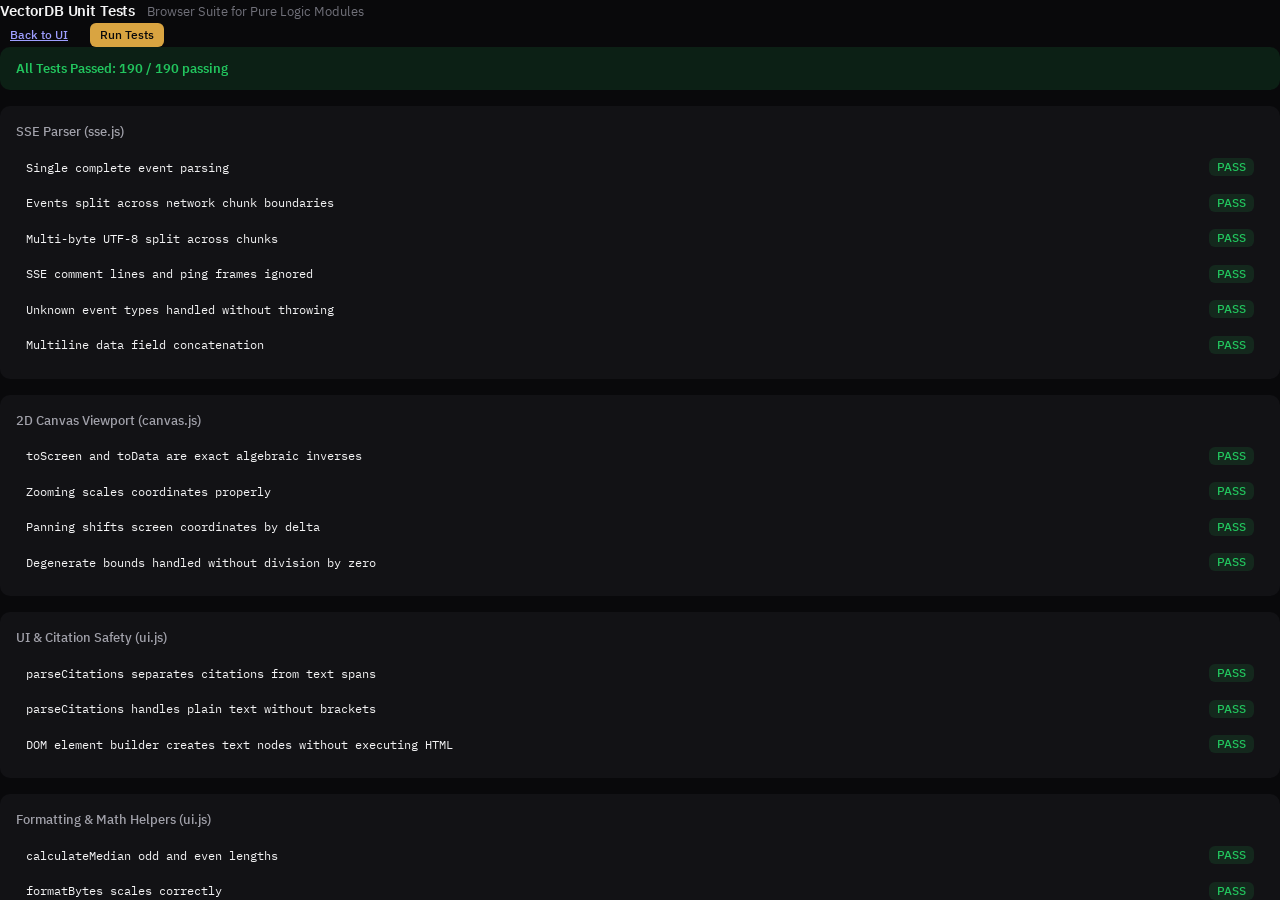
<file: web/tests.html>
<!DOCTYPE html>
<html lang="en">
<head>
  <meta charset="utf-8">
  <meta name="viewport" content="width=device-width, initial-scale=1">
  <meta http-equiv="Content-Security-Policy" content="default-src 'self'; script-src 'self'; style-src 'self'; img-src 'self' data:; connect-src 'self';">
  <title>VectorDB Browser Unit Tests</title>
  <link rel="stylesheet" href="css/app.css">
</head>
<body class="tests-body">
  <header class="app-header">
    <div class="header-brand">
      <h1 class="app-title">VectorDB Unit Tests</h1>
      <span class="app-subtitle">Browser Suite for Pure Logic Modules</span>
    </div>
    <div class="header-controls">
      <a href="index.html" class="btn btn-sm btn-outline">Back to UI</a>
      <button id="run-again-btn" class="btn btn-sm btn-primary">Run Tests</button>
    </div>
  </header>

  <main class="app-content tests-content">
    <div id="test-summary-box" class="test-summary alert alert-danger hidden">
      Running test suites...
    </div>
    <div id="test-results-container"></div>
  </main>

  <script type="module" src="js/tests/all_tests.js"></script>
</body>
</html>
</file>
<file: web/css/app.css>
/* VectorDB Dark Minimalist Stylesheet */

@font-face {
  font-family: "IBM Plex Sans";
  src: url("../fonts/IBMPlexSans-Regular.woff2") format("woff2");
  font-weight: 400;
  font-style: normal;
  font-display: swap;
}

@font-face {
  font-family: "IBM Plex Sans";
  src: url("../fonts/IBMPlexSans-Medium.woff2") format("woff2");
  font-weight: 500;
  font-style: normal;
  font-display: swap;
}

@font-face {
  font-family: "IBM Plex Sans";
  src: url("../fonts/IBMPlexSans-SemiBold.woff2") format("woff2");
  font-weight: 600;
  font-style: normal;
  font-display: swap;
}

@font-face {
  font-family: "IBM Plex Mono";
  src: url("../fonts/IBMPlexMono-Regular.woff2") format("woff2");
  font-weight: 400;
  font-style: normal;
  font-display: swap;
}

@font-face {
  font-family: "IBM Plex Mono";
  src: url("../fonts/IBMPlexMono-Medium.woff2") format("woff2");
  font-weight: 500;
  font-style: normal;
  font-display: swap;
}

:root {
  color-scheme: dark;

  /* Typography */
  --font-sans: "IBM Plex Sans", -apple-system, BlinkMacSystemFont, "Segoe UI", Roboto, sans-serif;
  --font-mono: "IBM Plex Mono", ui-monospace, SFMono-Regular, Menlo, Consolas, monospace;

  /* Depth: 3 Dark Surfaces */
  --bg-page: #09090b;
  --bg-panel: #121215;
  --bg-raised: #18181c;
  --bg-active: #222228;
  --bg-canvas: #09090b;

  /* Backwards-compatibility aliases for canvas & JS helpers */
  --bg-primary: var(--bg-page);
  --bg-surface: var(--bg-panel);
  --bg-secondary: var(--bg-raised);
  --bg-elevated: var(--bg-raised);

  /* Typography Colors */
  --text-primary: #f4f4f5;
  --text-secondary: #a1a1aa;
  --text-muted: #71717a;
  --text-inverse: #09090b;

  /* Single Amber Accent */
  --accent: #d9a441;
  --accent-hover: #e5b14e;
  --accent-color: #d9a441;
  --accent-tint: rgba(217, 164, 65, 0.12);
  --accent-light: rgba(217, 164, 65, 0.12);
  --accent-border: transparent;

  /* Status Colors: Soft tints, zero harsh outlines */
  --danger-color: #ef4444;
  --danger-text: #ef4444;
  --danger-bg: rgba(239, 68, 68, 0.12);
  --danger-border: transparent;

  --warning-color: #d9a441;
  --warning-text: #d9a441;
  --warning-bg: rgba(217, 164, 65, 0.12);
  --warning-border: transparent;

  --success-color: #22c55e;
  --success-text: #22c55e;
  --success-bg: rgba(34, 197, 94, 0.12);
  --success-border: transparent;

  /* Algorithm Palette */
  --color-brute: #9c8269;
  --color-kdtree: #708a78;
  --color-hnsw: #d9a441;

  /* Radii Scale: 6 / 10 / 14px */
  --radius-xs: 4px;
  --radius-sm: 6px;
  --radius-md: 10px;
  --radius-lg: 14px;
  --radius-full: 9999px;

  /* Hairlines: thin 1px dividers allowed ONLY in tables, metric strips, sidebar sections */
  --border-hairline: rgba(255, 255, 255, 0.06);
  --border-line: rgba(255, 255, 255, 0.06);
  --border-color: rgba(255, 255, 255, 0.06);
  --border-active: rgba(255, 255, 255, 0.12);
  --border-subtle: transparent;

  /* Spacing Scale (4px base) */
  --space-1: 4px;
  --space-2: 8px;
  --space-3: 12px;
  --space-4: 16px;
  --space-5: 20px;
  --space-6: 24px;
  --space-7: 32px;
  --space-8: 48px;

  /* Type Scale */
  --text-xs: 12px;
  --text-sm: 13px;
  --text-base: 14px;
  --text-md: 16px;
  --text-lg: 18px;
  --text-xl: 22px;
  --text-2xl: 26px;

  /* Glass-box Tab Content Height (T-061: matches 3 source rows 60px * 3 + 8px * 2) */
  --glassbox-tab-h: 196px;
}

/* Screen reader utility */
.sr-only {
  position: absolute;
  width: 1px;
  height: 1px;
  padding: 0;
  margin: -1px;
  overflow: hidden;
  clip: rect(0, 0, 0, 0);
  white-space: nowrap;
  border: 0;
}

* {
  box-sizing: border-box;
  margin: 0;
  padding: 0;
}

html,
body {
  background-color: var(--bg-page);
  color: var(--text-primary);
  font-family: var(--font-sans);
  font-size: 14px;
  line-height: 1.5;
  height: 100%;
  height: 100vh;
  height: 100dvh;
  overflow: hidden;
  display: flex;
  flex-direction: column;
  -webkit-font-smoothing: antialiased;
}

/* Quiet Scrollbars */
::-webkit-scrollbar {
  width: 6px;
  height: 6px;
}

::-webkit-scrollbar-track {
  background: transparent;
}

::-webkit-scrollbar-thumb {
  background: var(--bg-raised);
  border-radius: var(--radius-full);
}

::-webkit-scrollbar-thumb:hover {
  background: var(--bg-active);
}

/* Focus Accessibility: Only allowed line beside sidebar edge */
:focus-visible {
  outline: 2px solid var(--accent);
  outline-offset: 2px;
}

@media (prefers-reduced-motion: reduce) {

  *,
  *::before,
  *::after {
    animation-duration: 0.01ms;
    animation-iteration-count: 1;
    transition-duration: 0.01ms;
    scroll-behavior: auto;
  }
}

/* Shared Component: Page Header (identical on all 5 tabs) */
.page-header {
  display: flex;
  align-items: center;
  justify-content: space-between;
  padding: var(--space-4) 0;
  margin-bottom: var(--space-3);
  flex-shrink: 0;
}

.page-header-title {
  font-size: var(--text-2xl);
  font-weight: 600;
  color: var(--text-primary);
  line-height: 1.2;
  letter-spacing: -0.02em;
}

.page-header-description {
  font-size: 13.5px;
  color: var(--text-muted);
  margin-top: 4px;
  line-height: 1.4;
}

.page-header-actions {
  display: flex;
  align-items: center;
  gap: var(--space-2);
}

/* Shared Component: Empty State */
.empty-state {
  display: flex;
  flex-direction: column;
  align-items: center;
  justify-content: center;
  text-align: center;
  padding: var(--space-6) var(--space-4);
  color: var(--text-muted);
}

.empty-state-icon {
  margin-bottom: var(--space-2);
  color: var(--text-muted);
  opacity: 0.6;
}

.empty-state-title {
  font-size: var(--text-base);
  font-weight: 500;
  color: var(--text-secondary);
  margin-bottom: var(--space-1);
}

.empty-state-description {
  font-size: var(--text-sm);
  color: var(--text-muted);
  max-width: 480px;
  line-height: 1.5;
}

.empty-state-box {
  background: var(--bg-panel);
  border-radius: var(--radius-md);
  padding: var(--space-6);
  text-align: center;
}

/* Shared Component: Tab Toolbar (Explore, HNSW, Compare) */
.tab-toolbar {
  display: flex;
  align-items: center;
  justify-content: space-between;
  gap: var(--space-4);
  padding: 0 var(--space-5);
  min-height: 60px;
  height: 60px;
  background: var(--bg-raised);
  border-radius: var(--radius-lg);
  border: 1px solid var(--border-hairline);
  box-sizing: border-box;
  flex-shrink: 0;
  flex-wrap: nowrap;
}

.toolbar-divider {
  width: 1px;
  height: 22px;
  background: var(--border-hairline);
  margin: 0 4px;
  flex-shrink: 0;
}

.toolbar-left {
  display: flex;
  align-items: center;
  gap: var(--space-3);
  flex-wrap: nowrap;
  flex: 1;
  min-width: 0;
}

.toolbar-right {
  display: flex;
  align-items: center;
  gap: var(--space-3);
  flex-shrink: 0;
  margin-left: auto;
}

.toolbar-label {
  font-size: 13px;
  color: var(--text-muted);
  font-weight: 500;
  white-space: nowrap;
  flex-shrink: 0;
}

.tab-toolbar select.input-select,
.tab-toolbar .input-select,
.tab-toolbar .toolbar-select {
  width: auto;
  min-width: 100px;
  max-width: 240px;
  flex-shrink: 0;
}

.toolbar-dropdown-wrap {
  display: inline-flex;
  align-items: center;
  flex-shrink: 0;
}

.toolbar-dropdown-wrap .custom-dropdown-btn {
  height: 38px;
  min-width: 160px;
  background: var(--bg-panel);
  border: 1px solid var(--border-hairline);
  border-radius: var(--radius-md);
  padding: 0 var(--space-3);
  color: var(--text-primary);
  font-size: var(--text-sm);
  display: flex;
  align-items: center;
  justify-content: space-between;
  gap: var(--space-2);
  cursor: pointer;
  transition: all 0.15s cubic-bezier(0.16, 1, 0.3, 1);
}

.toolbar-dropdown-wrap .custom-dropdown-btn:hover {
  background: var(--bg-raised);
  border-color: rgba(255, 255, 255, 0.16);
}

.tab-toolbar input[type="range"].input-range {
  width: 130px;
  flex-shrink: 0;
}

.toolbar-note,
.toolbar-right span {
  white-space: nowrap;
}

/* Button System: No outlined buttons, one primary per view */
.btn {
  display: inline-flex;
  align-items: center;
  justify-content: center;
  gap: var(--space-2);
  font-family: var(--font-sans);
  font-size: var(--text-sm);
  font-weight: 500;
  line-height: 1;
  padding: 8px 14px;
  border-radius: var(--radius-sm);
  border: none;
  cursor: pointer;
  transition: background 0.15s cubic-bezier(0.16, 1, 0.3, 1), color 0.15s cubic-bezier(0.16, 1, 0.3, 1), opacity 0.15s cubic-bezier(0.16, 1, 0.3, 1), transform 0.08s ease;
  user-select: none;
  white-space: nowrap;
}

.btn:not(:disabled):active {
  transform: scale(0.98);
}

.btn:disabled {
  opacity: 0.4;
  cursor: not-allowed;
}

.btn-primary {
  background: var(--accent);
  color: var(--text-inverse);
  font-weight: 500;
}

.btn-primary:not(:disabled):hover {
  background: var(--accent-hover);
}

.btn-secondary {
  background: var(--bg-raised);
  color: var(--text-primary);
}

.btn-secondary:not(:disabled):hover {
  background: var(--bg-active);
}

.btn-ghost {
  background: transparent;
  color: var(--text-secondary);
}

.btn-ghost:not(:disabled):hover {
  background: var(--bg-raised);
  color: var(--text-primary);
}

.btn-danger {
  background: var(--danger-bg);
  color: var(--danger-text);
}

.btn-danger:not(:disabled):hover {
  background: rgba(239, 68, 68, 0.2);
}

.btn-sm {
  padding: 6px 10px;
  font-size: var(--text-xs);
  border-radius: var(--radius-sm);
}

.btn-close {
  background: transparent;
  border: none;
  color: var(--text-muted);
  cursor: pointer;
  padding: 4px;
  border-radius: var(--radius-xs);
  line-height: 1;
}

.btn-close:hover {
  color: var(--text-primary);
  background: var(--bg-raised);
}

/* Form Controls */
.form-stack {
  display: flex;
  flex-direction: column;
  gap: var(--space-3);
}

.form-row {
  display: flex;
  align-items: center;
  gap: var(--space-3);
}

.form-group {
  display: flex;
  flex-direction: column;
  gap: var(--space-1);
}

.form-group label {
  font-size: var(--text-xs);
  color: var(--text-muted);
  font-weight: 500;
}

.input-text,
.input-select,
.textarea-field {
  background: var(--bg-raised);
  border: none;
  border-radius: var(--radius-sm);
  color: var(--text-primary);
  font-family: var(--font-sans);
  font-size: var(--text-sm);
  padding: 8px 12px;
  width: 100%;
  transition: background 0.15s ease;
}

.input-text:focus,
.input-select:focus,
.textarea-field:focus {
  background: var(--bg-active);
}

select,
.input-select {
  appearance: none;
  -webkit-appearance: none;
  -moz-appearance: none;
  background-image: url("data:image/svg+xml,%3Csvg xmlns='http://www.w3.org/2000/svg' width='12' height='12' viewBox='0 0 24 24' fill='none' stroke='%23827e77' stroke-width='2' stroke-linecap='round' stroke-linejoin='round'%3E%3Cpath d='m6 9 6 6 6-6'/%3E%3C/svg%3E");
  background-repeat: no-repeat;
  background-position: right 10px center;
  padding-right: 28px;
  cursor: pointer;
}

select::-ms-expand {
  display: none;
}

input[type="number"]::-webkit-inner-spin-button,
input[type="number"]::-webkit-outer-spin-button {
  -webkit-appearance: none;
  margin: 0;
}

input[type="number"] {
  -moz-appearance: textfield;
  appearance: textfield;
}

.input-file {
  font-size: var(--text-xs);
  color: var(--text-muted);
}

.input-file::file-selector-button {
  font-family: var(--font-sans);
  font-size: var(--text-xs);
  font-weight: 500;
  background: var(--bg-raised);
  color: var(--text-secondary);
  border: none;
  border-radius: var(--radius-sm);
  padding: 6px 12px;
  margin-right: var(--space-2);
  cursor: pointer;
  transition: background 0.15s ease, color 0.15s ease;
}

.input-file::file-selector-button:hover {
  background: var(--bg-active);
  color: var(--text-primary);
}

.input-range {
  appearance: none;
  -webkit-appearance: none;
  background: var(--bg-panel);
  border: 1px solid var(--border-hairline);
  border-radius: var(--radius-full);
  height: 6px;
  outline: none;
  cursor: pointer;
  transition: border-color 0.15s ease;
}

.input-range:hover {
  border-color: rgba(255, 255, 255, 0.16);
}

.input-range::-webkit-slider-thumb {
  appearance: none;
  -webkit-appearance: none;
  width: 14px;
  height: 14px;
  border-radius: var(--radius-full);
  background: var(--accent);
  cursor: pointer;
  border: 2px solid var(--bg-raised);
  transition: transform 0.12s cubic-bezier(0.16, 1, 0.3, 1), background-color 0.15s ease;
}

.input-range::-webkit-slider-thumb:hover {
  transform: scale(1.15);
  background: var(--accent-hover);
}

.input-range::-moz-range-thumb {
  width: 14px;
  height: 14px;
  border-radius: var(--radius-full);
  background: var(--accent);
  cursor: pointer;
  border: 2px solid var(--bg-raised);
  transition: transform 0.12s cubic-bezier(0.16, 1, 0.3, 1);
}

.input-range::-moz-range-track {
  background: var(--bg-panel);
  border-radius: var(--radius-full);
  height: 6px;
}

/* Badges & Keycaps */
.badge {
  display: inline-flex;
  align-items: center;
  padding: 2px 8px;
  border-radius: var(--radius-sm);
  font-size: var(--text-xs);
  font-weight: 500;
  line-height: 1.2;
}

.badge-neutral {
  background: var(--bg-raised);
  color: var(--text-muted);
}

.badge-success {
  background: var(--success-bg);
  color: var(--success-text);
}

.badge-warning {
  background: var(--warning-bg);
  color: var(--warning-text);
}

.badge-danger {
  background: var(--danger-bg);
  color: var(--danger-text);
}

.kbd {
  font-family: var(--font-mono);
  font-size: 10px;
  padding: 2px 6px;
  border-radius: var(--radius-xs);
  background: var(--bg-raised);
  color: var(--text-muted);
}

/* Alerts & Notices */
.alert {
  display: flex;
  align-items: center;
  justify-content: space-between;
  padding: var(--space-3) var(--space-4);
  border-radius: var(--radius-md);
  margin-bottom: var(--space-3);
}

.alert-danger {
  background: var(--danger-bg);
  color: var(--danger-text);
}

.alert-message {
  font-size: var(--text-sm);
}

.notice-box {
  padding: var(--space-3) var(--space-4);
  border-radius: var(--radius-sm);
  font-size: var(--text-xs);
}

.notice-warning {
  background: var(--warning-bg);
  color: var(--warning-text);
}

.notice-neutral {
  background: var(--bg-raised);
  color: var(--text-secondary);
}

.notice-success {
  background: var(--success-bg);
  color: var(--success-text);
}

/* Skeleton Loading Placeholder */
.skeleton {
  background: var(--bg-raised);
  border-radius: var(--radius-sm);
  position: relative;
  overflow: hidden;
}

@keyframes skeleton-pulse {
  0% {
    opacity: 0.6;
  }

  50% {
    opacity: 1;
  }

  100% {
    opacity: 0.6;
  }
}

.skeleton-pulse {
  animation: skeleton-pulse 1.8s ease-in-out infinite;
}

/* Toast Notifications (Zero shadow, clean surface) */
.toast-container {
  position: fixed;
  bottom: var(--space-6);
  right: var(--space-6);
  display: flex;
  flex-direction: column;
  gap: var(--space-2);
  z-index: 1000;
  pointer-events: none;
}

.toast {
  pointer-events: auto;
  display: flex;
  align-items: center;
  gap: var(--space-3);
  background: var(--bg-panel);
  color: var(--text-primary);
  border-radius: var(--radius-md);
  padding: var(--space-3) var(--space-4);
  font-size: var(--text-sm);
  transition: opacity 0.2s ease, transform 0.2s ease;
}

.toast-success {
  background: var(--success-bg);
  color: var(--success-text);
}

.toast-error {
  background: var(--danger-bg);
  color: var(--danger-text);
}

/* Utilities */
.flex-1 {
  flex: 1;
  min-width: 0;
}

.flex-2 {
  flex: 2;
  min-width: 0;
}

.w-100 {
  width: 100%;
}

.align-end {
  align-items: flex-end;
}

.mt-1 {
  margin-top: var(--space-1);
}

.mt-2 {
  margin-top: var(--space-2);
}

.mt-3 {
  margin-top: var(--space-3);
}

.mt-4 {
  margin-top: var(--space-4);
}

.ml-2 {
  margin-left: var(--space-2);
}

.mb-3 {
  margin-bottom: var(--space-3);
}

.hidden {
  display: none !important;
}

.char-count {
  font-size: var(--text-xs);
  color: var(--text-muted);
}

.label-row {
  display: flex;
  justify-content: space-between;
  align-items: center;
}

.section-title {
  font-size: var(--text-sm);
  font-weight: 500;
  color: var(--text-secondary);
  margin-bottom: var(--space-2);
}

.icon {
  display: inline-block;
  vertical-align: middle;
  flex-shrink: 0;
}

/* App Layout Shell */
.app-layout {
  display: flex;
  flex: 1;
  min-height: 0;
  width: 100%;
  height: 100%;
  overflow: hidden;
}

.app-main-area {
  flex: 1;
  display: flex;
  flex-direction: column;
  min-width: 0;
  height: 100%;
  overflow: hidden;
}

.app-content {
  flex: 1;
  min-height: 0;
  position: relative;
  overflow: hidden;
}

/* Sidebar Shell */
.app-sidebar {
  width: 260px;
  min-width: 260px;
  background: var(--bg-page);
  border-right: 1px solid var(--border-hairline);
  display: flex;
  flex-direction: column;
  height: 100%;
  transition: width 0.2s cubic-bezier(0.16, 1, 0.3, 1), min-width 0.2s cubic-bezier(0.16, 1, 0.3, 1);
  user-select: none;
  z-index: 20;
}

.app-sidebar.collapsed {
  width: 56px;
  min-width: 56px;
}

.sidebar-header {
  display: flex;
  align-items: center;
  justify-content: space-between;
  padding: var(--space-5) var(--space-4) var(--space-3);
  box-sizing: border-box;
}

.sidebar-brand {
  display: flex;
  align-items: center;
  gap: var(--space-3);
  overflow: hidden;
  white-space: nowrap;
}

.sidebar-brand-mark {
  color: var(--accent);
  display: flex;
  align-items: center;
  justify-content: center;
  flex-shrink: 0;
}

.sidebar-brand-info {
  display: flex;
  flex-direction: column;
  line-height: 1.2;
}

.sidebar-brand-text {
  font-family: var(--font-sans);
  font-size: var(--text-md);
  font-weight: 600;
  letter-spacing: -0.01em;
  color: var(--text-primary);
}

.sidebar-brand-tagline {
  font-family: var(--font-sans);
  font-size: 11px;
  color: var(--text-muted);
  margin-top: 2px;
}

.sidebar-icon-btn {
  background: transparent;
  border: none;
  color: var(--text-muted);
  cursor: pointer;
  padding: 6px;
  border-radius: var(--radius-sm);
  display: flex;
  align-items: center;
  justify-content: center;
  transition: color 0.15s ease, background 0.15s ease;
}

.sidebar-icon-btn:hover {
  color: var(--text-primary);
  background: var(--bg-raised);
}

.app-sidebar.collapsed .sidebar-brand-info {
  display: none;
}

.app-sidebar.collapsed .sidebar-header {
  justify-content: center;
  padding: var(--space-4) 0;
}

.app-sidebar.collapsed #sidebar-toggle-btn {
  display: none;
}

/* Sidebar Navigation */
.sidebar-nav {
  display: flex;
  flex-direction: column;
  gap: 3px;
  padding: var(--space-2) var(--space-3);
}

.sidebar-nav-item.tab-btn {
  width: 100%;
  height: 38px;
  padding: 0 var(--space-3);
  border-radius: var(--radius-md);
  border: none;
  display: flex;
  align-items: center;
  gap: var(--space-3);
  font-family: var(--font-sans);
  font-size: var(--text-sm);
  color: var(--text-secondary);
  text-align: left;
  background: transparent;
  transition: background 0.15s ease, color 0.15s ease;
  white-space: nowrap;
  overflow: hidden;
  cursor: pointer;
}

.sidebar-nav-item.tab-btn .nav-icon {
  display: flex;
  align-items: center;
  justify-content: center;
  color: var(--text-muted);
  transition: color 0.15s ease;
}

.sidebar-nav-item.tab-btn:hover {
  background: var(--bg-raised);
  color: var(--text-primary);
}

.sidebar-nav-item.tab-btn:hover .nav-icon {
  color: var(--text-primary);
}

.sidebar-nav-item.tab-btn.active {
  background: var(--accent-tint);
  color: var(--accent);
  font-weight: 500;
}

.sidebar-nav-item.tab-btn.active .nav-icon {
  color: var(--accent);
}

.app-sidebar.collapsed .sidebar-nav-item.tab-btn {
  justify-content: center;
  padding: 0;
}

.app-sidebar.collapsed .nav-label {
  display: none;
}

/* Sidebar Recent Chats */
.sidebar-recent-section {
  flex: 1;
  display: flex;
  flex-direction: column;
  min-height: 0;
  overflow: hidden;
  margin-top: var(--space-3);
  border-top: 1px solid var(--border-hairline);
  padding-top: var(--space-3);
}

.app-sidebar.collapsed .sidebar-recent-section {
  display: none;
}

.sidebar-section-header {
  display: flex;
  align-items: center;
  justify-content: space-between;
  padding: var(--space-1) var(--space-3) var(--space-2);
}

.sidebar-section-title {
  font-size: var(--text-xs);
  font-weight: 500;
  color: var(--text-muted);
}

.sidebar-new-chat-btn {
  background: transparent;
  border: none;
  color: var(--text-muted);
  cursor: pointer;
  padding: 4px;
  border-radius: var(--radius-sm);
  display: flex;
  align-items: center;
  justify-content: center;
  transition: color 0.15s ease, background 0.15s ease;
}

.sidebar-new-chat-btn:hover {
  color: var(--text-primary);
  background: var(--bg-raised);
}

.recent-chats-list {
  flex: 1;
  overflow-y: auto;
  padding: 0 var(--space-2) var(--space-2);
  display: flex;
  flex-direction: column;
  gap: 2px;
}

.recent-chats-empty {
  padding: var(--space-4) var(--space-2);
  font-size: var(--text-xs);
  color: var(--text-muted);
  text-align: center;
}

.recent-chat-item {
  display: flex;
  align-items: center;
  gap: var(--space-3);
  padding: 8px 10px;
  border-radius: var(--radius-md);
  cursor: pointer;
  font-size: var(--text-sm);
  color: var(--text-secondary);
  transition: background 0.15s ease, color 0.15s ease;
  position: relative;
}

.recent-chat-item:hover {
  background: var(--bg-raised);
  color: var(--text-primary);
}

.recent-chat-item.active {
  background: var(--bg-raised);
  color: var(--text-primary);
}

.recent-chat-icon {
  color: var(--text-muted);
  flex-shrink: 0;
}

.recent-chat-item.active .recent-chat-icon {
  color: var(--accent);
}

.recent-chat-info {
  flex: 1;
  display: flex;
  flex-direction: column;
  min-width: 0;
  line-height: 1.3;
}

.recent-chat-title {
  white-space: nowrap;
  overflow: hidden;
  text-overflow: ellipsis;
  font-size: var(--text-xs);
  font-weight: 500;
  color: var(--text-primary);
}

.recent-chat-time {
  font-size: 11px;
  color: var(--text-muted);
  margin-top: 2px;
}

.recent-chat-delete-btn {
  opacity: 0;
  background: transparent;
  border: none;
  color: var(--text-muted);
  cursor: pointer;
  padding: 4px;
  display: flex;
  align-items: center;
  justify-content: center;
  border-radius: var(--radius-xs);
  transition: opacity 0.15s ease, color 0.15s ease;
}

.recent-chat-item:hover .recent-chat-delete-btn {
  opacity: 1;
}

.recent-chat-delete-btn:hover {
  color: var(--danger-color);
}

/* Sidebar Footer */
.sidebar-footer {
  border-top: 1px solid var(--border-hairline);
  padding: var(--space-3) var(--space-3);
  display: flex;
  align-items: center;
  justify-content: space-between;
  gap: var(--space-2);
  min-width: 0;
}

.sidebar-status-btn {
  display: inline-flex;
  align-items: center;
  gap: var(--space-2);
  background: transparent;
  border: none;
  padding: 4px 6px;
  border-radius: var(--radius-sm);
  cursor: pointer;
  white-space: nowrap;
  flex-shrink: 0;
  transition: background 0.15s ease;
}

.sidebar-status-btn:hover {
  background: var(--bg-raised);
}

.status-dot {
  width: 7px;
  height: 7px;
  border-radius: 50%;
  background: var(--success-color);
  flex-shrink: 0;
}

.sidebar-status-btn:has(.badge-danger) .status-dot {
  background: var(--danger-color);
}

.sidebar-status-btn:has(.badge-warning) .status-dot {
  background: var(--warning-color);
}

.ollama-status-badge,
#ollama-status-badge {
  font-size: var(--text-xs);
  color: var(--text-secondary);
  font-weight: 400;
  white-space: nowrap;
}

.sidebar-version-pill {
  background: var(--bg-raised);
  color: var(--text-muted);
  font-size: 11px;
  padding: 2px 8px;
  border-radius: var(--radius-full);
  line-height: 1.4;
  white-space: nowrap;
}

.sidebar-footer-row {
  display: flex;
  align-items: center;
  justify-content: flex-end;
  gap: var(--space-2);
  flex-shrink: 0;
}

.sidebar-palette-btn {
  background: transparent;
  border: none;
  color: var(--text-muted);
  width: 28px;
  height: 28px;
  border-radius: var(--radius-sm);
  display: inline-flex;
  align-items: center;
  justify-content: center;
  cursor: pointer;
  padding: 0;
  flex-shrink: 0;
  transition: color 0.15s ease, background-color 0.15s ease;
}

.sidebar-palette-btn:hover {
  background: var(--bg-raised);
  color: var(--text-primary);
}

.app-sidebar.collapsed .sidebar-footer {
  justify-content: center;
  flex-direction: column;
  padding: var(--space-3) 0;
  gap: var(--space-2);
}

.app-sidebar.collapsed .sidebar-status-btn {
  padding: 4px 0;
  justify-content: center;
}

.app-sidebar.collapsed .sidebar-footer-row {
  justify-content: center;
  width: auto;
}

.app-sidebar.collapsed .ollama-status-badge,
.app-sidebar.collapsed #ollama-status-badge,
.app-sidebar.collapsed .sidebar-version-row,
.app-sidebar.collapsed #footer-version {
  display: none;
}

/* Command Palette Overlay (Zero shadow, clean surface) */
.palette-backdrop {
  position: fixed;
  inset: 0;
  background: rgba(0, 0, 0, 0.7);
  display: flex;
  align-items: flex-start;
  justify-content: center;
  padding-top: 14vh;
  z-index: 1000;
}

.palette-backdrop.hidden {
  display: none;
}

.palette-card {
  width: 100%;
  max-width: 560px;
  background: var(--bg-panel);
  border: none;
  border-radius: var(--radius-lg);
  overflow: hidden;
  display: flex;
  flex-direction: column;
}

.palette-input-row {
  display: flex;
  align-items: center;
  gap: var(--space-2);
  padding: var(--space-3) var(--space-4);
  background: var(--bg-raised);
}

.palette-input {
  flex: 1;
  background: transparent;
  border: none;
  color: var(--text-primary);
  font-family: var(--font-sans);
  font-size: var(--text-base);
  outline: none;
}

.palette-list {
  max-height: 320px;
  overflow-y: auto;
  padding: var(--space-2);
  display: flex;
  flex-direction: column;
  gap: 2px;
}

.palette-item {
  display: flex;
  align-items: center;
  justify-content: space-between;
  padding: var(--space-2) var(--space-3);
  border-radius: var(--radius-sm);
  cursor: pointer;
  font-size: var(--text-sm);
  color: var(--text-secondary);
}

.palette-item:hover,
.palette-item.selected {
  background: var(--bg-active);
  color: var(--text-primary);
}

.palette-item-left {
  display: flex;
  align-items: center;
  gap: var(--space-3);
}

.palette-item-category {
  font-size: var(--text-xs);
  color: var(--text-muted);
}

.palette-empty {
  padding: var(--space-6);
  text-align: center;
  color: var(--text-muted);
  font-size: var(--text-sm);
}

.header-brand {
  display: flex;
  align-items: baseline;
  gap: 12px;
}

.app-title {
  font-size: 15px;
  font-weight: 600;
  letter-spacing: -0.01em;
  color: var(--text-primary);
}

.app-subtitle {
  font-size: 13px;
  color: var(--text-muted);
}

.header-controls {
  display: flex;
  align-items: center;
  gap: 12px;
}

/* Main Content Area */
.app-content {
  flex: 1;
  min-height: 0;
  overflow: hidden;
  padding: 0;
  width: 100%;
  position: relative;
}

.tab-panel {
  display: flex;
  flex-direction: column;
  height: 100%;
  min-height: 0;
  width: 100%;
}

.tab-panel.hidden {
  display: none !important;
}

#panel-ask,
#panel-explore,
#panel-hnsw,
#panel-compare,
#panel-settings {
  height: 100%;
  min-height: 0;
  overflow: hidden;
  padding: var(--space-3) var(--space-6);
  box-sizing: border-box;
}

#panel-explore>.page-header,
#panel-hnsw>.page-header,
#panel-compare>.page-header,
#panel-settings>.page-header {
  padding: 0;
  margin: 0;
  flex-shrink: 0;
}

.explore-viewport,
.hnsw-viewport,
.compare-viewport,
.settings-viewport {
  width: 100%;
  max-width: 100%;
  height: 100%;
  min-height: 0;
  margin: 0;
  padding: 0 16px;
  box-sizing: border-box;
  display: flex;
  flex-direction: column;
  gap: 8px;
  overflow: hidden;
}

#panel-explore > .page-header,
#panel-hnsw > .page-header,
#panel-compare > .page-header,
#panel-settings > .page-header {
  padding: 0 0 2px 0;
  margin: 0;
  flex-shrink: 0;
}

#panel-explore > .page-header .page-header-title,
#panel-hnsw > .page-header .page-header-title,
#panel-compare > .page-header .page-header-title,
#panel-settings > .page-header .page-header-title {
  font-size: 19px;
  line-height: 1.2;
}

#panel-explore > .page-header .page-header-description,
#panel-hnsw > .page-header .page-header-description,
#panel-compare > .page-header .page-header-description,
#panel-settings > .page-header .page-header-description {
  font-size: 12px;
  line-height: 1.2;
  margin-top: 1px;
}

/* ==========================================================================
   Ask Tab Layout & Transparent Glass-Box Chat (Redesign v3)
   ========================================================================== */
.ask-layout {
  display: flex;
  width: 100%;
  height: 100%;
  min-height: 0;
  position: relative;
  overflow: hidden;
}

.ask-chat-viewport {
  flex: 1;
  display: flex;
  flex-direction: column;
  min-width: 0;
  height: 100%;
  min-height: 0;
  padding: 0 var(--space-6);
  position: relative;
  transition: margin-right 0.2s cubic-bezier(0.16, 1, 0.3, 1);
}

@media (min-width: 1280px) {

  .ask-layout:not(:has(.ask-docs-drawer.collapsed)) .ask-chat-viewport,
  .ask-layout.drawer-open .ask-chat-viewport {
    margin-right: 380px;
  }
}

.ask-chat-viewport>.page-header {
  max-width: 860px;
  width: 100%;
  margin: 0 auto;
}

/* Centered Chat Thread */
.chat-thread {
  flex: 1;
  min-height: 0;
  overflow-y: auto;
  display: flex;
  flex-direction: column;
  gap: var(--space-4);
  padding: var(--space-2) 0 var(--space-4);
  max-width: 860px;
  width: 100%;
  margin: 0 auto;
}

/* Grounded Answer Box Container */
.answer-box {
  background: transparent;
  flex: 1 1 auto;
  min-height: 0;
  display: flex;
  flex-direction: column;
  gap: var(--space-3);
  font-size: var(--text-base);
  line-height: 1.6;
  color: var(--text-primary);
}

.answer-box.empty,
.answer-box:has(.empty-state) {
  padding-left: 0;
  min-height: auto;
  flex: 1 1 auto;
  display: flex;
  flex-direction: column;
  justify-content: center;
}

/* Ask Empty State (matches 01-ask-empty.png) */
.ask-empty-state {
  margin: auto 0;
  display: flex;
  flex-direction: column;
  align-items: center;
  text-align: center;
  padding: var(--space-6) var(--space-4);
}

.ask-empty-icon {
  color: var(--text-secondary);
  margin-bottom: var(--space-4);
  display: flex;
  align-items: center;
  justify-content: center;
  opacity: 0.9;
}

.ask-empty-title {
  font-size: 26px;
  font-weight: 600;
  color: var(--text-primary);
  margin-bottom: var(--space-2);
  letter-spacing: -0.01em;
}

.ask-empty-title .text-accent {
  color: var(--accent);
}

.ask-empty-desc {
  font-size: var(--text-sm);
  color: var(--text-muted);
  max-width: 520px;
  line-height: 1.5;
  margin-bottom: var(--space-5);
}

.ask-empty-actions {
  margin-bottom: var(--space-6);
}

.ask-suggestion-chips {
  display: grid;
  grid-template-columns: repeat(3, 1fr);
  gap: var(--space-3);
  width: 100%;
  max-width: 860px;
}

.ask-suggestion-chip {
  background: var(--bg-panel);
  border-radius: var(--radius-md);
  padding: var(--space-4);
  display: flex;
  align-items: flex-start;
  gap: var(--space-3);
  text-align: left;
  cursor: pointer;
  transition: background 0.15s ease, color 0.15s ease;
  border: none;
  color: var(--text-secondary);
  font-family: var(--font-sans);
  font-size: var(--text-sm);
  line-height: 1.4;
}

.ask-suggestion-chip:hover {
  background: var(--bg-raised);
  color: var(--text-primary);
}

.ask-suggestion-icon {
  color: var(--text-muted);
  flex-shrink: 0;
  margin-top: 2px;
}

.ask-empty-subtext {
  font-size: var(--text-xs);
  color: var(--text-muted);
  margin-top: var(--space-4);
  line-height: 1.4;
  text-align: center;
  max-width: 520px;
}

/* Chat Message Bubbles (matches 02-ask-results.png) */
.chat-bubble-row {
  display: flex;
  width: 100%;
  margin-bottom: var(--space-3);
}

.chat-bubble-user {
  width: 100%;
  background: var(--bg-panel);
  border-radius: var(--radius-md);
  padding: var(--space-3) var(--space-4);
  display: flex;
  align-items: flex-start;
  justify-content: space-between;
  gap: var(--space-4);
}

.chat-msg-left {
  display: flex;
  align-items: flex-start;
  gap: var(--space-3);
  flex: 1;
}

.chat-msg-user-icon {
  color: var(--text-muted);
  margin-top: 3px;
  flex-shrink: 0;
}

.chat-msg-user-text {
  color: var(--text-primary);
  font-size: var(--text-base);
  line-height: 1.5;
  word-break: break-word;
  white-space: pre-wrap;
}

.chat-msg-time {
  font-size: var(--text-xs);
  color: var(--text-muted);
  white-space: nowrap;
  flex-shrink: 0;
  margin-top: 3px;
}

.chat-bubble-assistant {
  width: 100%;
  background: var(--bg-panel);
  border-radius: var(--radius-lg);
  padding: var(--space-4) var(--space-5);
  display: flex;
  flex-direction: column;
  gap: var(--space-4);
}

.chat-assistant-header {
  display: flex;
  align-items: center;
  justify-content: space-between;
}

.chat-msg-assistant-icon {
  color: var(--accent);
  flex-shrink: 0;
}

.chat-assistant-content {
  font-size: var(--text-base);
  line-height: 1.6;
  color: var(--text-primary);
  word-break: break-word;
  white-space: pre-wrap;
}

.chat-assistant-content.streaming::after,
.answer-box.streaming::after {
  content: "\25AE";
  display: inline-block;
  margin-left: 4px;
  color: var(--accent);
  animation: cursor-blink 1s infinite;
}

@keyframes cursor-blink {

  0%,
  100% {
    opacity: 1;
  }

  50% {
    opacity: 0;
  }
}

.citation-pill {
  background: var(--accent-tint);
  color: var(--accent);
  border-radius: var(--radius-xs);
  padding: 1px 6px;
  font-size: 12px;
  font-weight: 500;
  cursor: pointer;
  margin: 0 3px;
  display: inline-block;
  font-family: var(--font-sans);
  border: none;
  transition: background 0.15s ease, color 0.15s ease;
}

.citation-pill:hover {
  background: var(--accent);
  color: var(--text-inverse);
}

.chat-msg-actions {
  display: flex;
  align-items: center;
  gap: var(--space-2);
  padding-top: var(--space-1);
}

.chat-msg-action-btn {
  background: var(--bg-raised);
  border: none;
  border-radius: var(--radius-sm);
  padding: 4px 10px;
  font-size: var(--text-xs);
  color: var(--text-muted);
  cursor: pointer;
  display: flex;
  align-items: center;
  gap: 4px;
  transition: background 0.15s ease, color 0.15s ease;
}

.chat-msg-action-btn:hover {
  background: var(--bg-active);
  color: var(--text-primary);
}

/* Glass-box Container: slim row, flat --bg-raised fill, radius 10px, NO border (T-060) */
.glass-box-details {
  border-radius: var(--radius-md);
  background: var(--bg-raised);
  margin-top: var(--space-2);
  width: 100%;
  overflow: hidden;
  border: none;
}

/* Collapsed strip button */
.glass-box-strip {
  display: flex;
  align-items: center;
  justify-content: space-between;
  width: 100%;
  padding: 8px 14px;
  background: transparent;
  border: none;
  border-radius: var(--radius-md);
  color: var(--text-normal);
  cursor: pointer;
  user-select: none;
  font-family: inherit;
  font-size: var(--text-xs);
  font-weight: 500;
  text-align: left;
  transition: background-color 0.15s ease-out;
}

.glass-box-strip:hover {
  background: rgba(255, 255, 255, 0.03);
}

.glass-box-strip-left {
  display: flex;
  align-items: center;
  gap: var(--space-2);
}

.glass-box-chevron {
  color: var(--text-muted);
  transition: transform 0.2s ease-out;
  transform: rotate(-90deg);
  display: inline-flex;
}

.glass-box-details.is-open .glass-box-chevron {
  transform: rotate(0deg);
}

.glass-box-details.is-closing .glass-box-chevron {
  transform: rotate(-90deg);
}

.glass-box-strip-title {
  color: var(--text-normal);
  font-size: var(--text-xs);
  font-weight: 500;
}

/* Right muted chips on collapsed strip */
.glass-box-strip-chips {
  display: flex;
  align-items: center;
  gap: 6px;
}

.glass-box-details.is-open .glass-box-strip-chips {
  display: none;
}

.glass-box-chip {
  font-size: 11px;
  color: var(--text-muted);
  background: var(--bg-panel);
  padding: 2px 8px;
  border-radius: var(--radius-sm);
  white-space: nowrap;
}

/* Smooth Accordion Animation using CSS grid-template-rows 0fr -> 1fr */
.glass-box-body-wrapper {
  display: grid;
  grid-template-rows: 0fr;
  overflow: hidden;
  transition: grid-template-rows 0.2s ease-out;
}

.glass-box-details.is-open .glass-box-body-wrapper {
  grid-template-rows: 1fr;
}

.glass-box-panel {
  min-height: 0;
  overflow: hidden;
  opacity: 0;
  visibility: hidden;
  display: flex;
  flex-direction: column;
  transition: opacity 0.2s ease-out, visibility 0.2s ease-out;
}

.glass-box-details.is-open .glass-box-panel {
  opacity: 1;
  visibility: visible;
}

/* 3 Underline Tabs */
.glass-tabs-list {
  display: flex;
  align-items: center;
  gap: var(--space-4);
  padding: 0 14px;
  border-bottom: 1px solid var(--border-hairline);
}

.glass-tab-btn {
  background: transparent;
  border: none;
  border-bottom: 2px solid transparent;
  color: var(--text-muted);
  font-family: inherit;
  font-size: var(--text-xs);
  font-weight: 500;
  padding: 8px 2px;
  margin-bottom: -1px;
  cursor: pointer;
  transition: color 0.15s ease-out, border-color 0.15s ease-out;
}

.glass-tab-btn:hover {
  color: var(--text-normal);
}

.glass-tab-btn.active,
.glass-tab-btn[aria-selected="true"] {
  color: var(--text-normal);
  border-bottom-color: var(--accent);
  font-weight: 600;
}

/* Tab Content Area: fixed height matching 3 source rows, scrollable with quiet scrollbar (T-061) */
.glass-tab-content-area {
  height: calc(var(--glassbox-tab-h) + 24px);
  min-height: calc(var(--glassbox-tab-h) + 24px);
  max-height: calc(var(--glassbox-tab-h) + 24px);
  box-sizing: border-box;
  overflow: hidden;
  padding: 12px 14px;
  display: flex;
  flex-direction: column;
}

.glass-tab-content-area::-webkit-scrollbar,
.glass-tab-panel::-webkit-scrollbar {
  width: 4px;
}

.glass-tab-content-area::-webkit-scrollbar-thumb,
.glass-tab-panel::-webkit-scrollbar-thumb {
  background: var(--border-subtle);
  border-radius: var(--radius-sm);
}

.glass-tab-panel {
  display: none;
  width: 100%;
  height: var(--glassbox-tab-h);
  box-sizing: border-box;
  overflow-y: auto;
}

.glass-tab-panel.active {
  display: block;
}

.glass-empty-text {
  display: flex;
  align-items: center;
  justify-content: center;
  height: 100%;
  width: 100%;
  color: var(--text-muted);
  font-size: var(--text-xs);
  text-align: center;
  margin: 0;
  padding: 0;
}

/* Latency tab: tiles stretch vertically to fill box height, content centered (T-061) */
.glass-tab-panel-latency.active {
  display: flex;
  flex-direction: column;
  justify-content: space-between;
  height: var(--glassbox-tab-h);
}

.glass-tab-panel-latency .glass-box-timings-flow {
  flex: 1;
  display: flex;
  align-items: stretch;
  gap: var(--space-2);
  width: 100%;
}

.glass-tab-panel-latency .glass-timing-item {
  flex: 1;
  min-width: 0;
  background: var(--bg-panel);
  border-radius: var(--radius-md);
  padding: var(--space-3);
  display: flex;
  flex-direction: column;
  justify-content: center;
  gap: var(--space-1);
}

.glass-tab-panel-latency .glass-timing-val {
  font-size: var(--text-lg);
  font-weight: 600;
  color: var(--text-primary);
  font-variant-numeric: tabular-nums;
}

.glass-tab-panel-latency .glass-timing-arrow {
  align-self: center;
  color: var(--text-muted);
  opacity: 0.6;
  flex-shrink: 0;
  display: flex;
  align-items: center;
  justify-content: center;
}

.glass-tab-caption {
  font-size: var(--text-xs);
  color: var(--text-muted);
  text-align: center;
  margin-top: var(--space-2);
  flex-shrink: 0;
}

/* Algorithms tab: 3 rows spread evenly, centered empty state (T-061) */
.glass-tab-panel-algo.active {
  display: flex;
  flex-direction: column;
  height: var(--glassbox-tab-h);
  justify-content: space-between;
}

.glass-tab-panel-algo .glass-box-bench-results {
  flex: 1;
  display: flex;
  flex-direction: column;
  justify-content: space-evenly;
  padding: 8px 14px;
  background: var(--bg-panel);
  border-radius: var(--radius-md);
  min-height: 0;
}

.glass-tab-panel-algo .glass-box-trace-results {
  margin-top: 6px;
  padding: 6px 14px;
  background: var(--bg-panel);
  border-radius: var(--radius-sm);
  flex-shrink: 0;
}

.glass-tab-panel-algo .glass-box-bench-results.hidden,
.glass-tab-panel-algo .glass-box-trace-results.hidden {
  display: none;
}

.glass-tab-panel-algo:has(.glass-box-bench-results.hidden):has(.glass-box-trace-results:not(.hidden)) .glass-box-trace-results {
  margin: auto 0;
}

/* Footer Actions: hairline above */
.glass-box-footer-actions {
  display: flex;
  align-items: center;
  gap: var(--space-2);
  padding: 8px 14px;
  border-top: 1px solid var(--border-hairline);
}

.glass-action-btn {
  font-size: var(--text-xs);
  padding: 4px 10px;
  height: 28px;
  color: var(--text-secondary);
}

.glass-action-btn:hover {
  color: var(--text-normal);
}

.glass-sub-header {
  display: flex;
  align-items: center;
  gap: var(--space-2);
  font-size: var(--text-sm);
  font-weight: 500;
  color: var(--text-primary);
  margin-top: var(--space-2);
}

.glass-sub-header svg {
  color: var(--text-muted);
}

/* Source Chunks 3-Part Grid Rows */
.glass-box-sources-list {
  display: flex;
  flex-direction: column;
  gap: var(--space-2);
}

.source-card {
  background: var(--bg-panel);
  border-radius: var(--radius-md);
  padding: var(--space-3) var(--space-4);
  display: grid;
  grid-template-columns: 200px 180px 1fr;
  align-items: center;
  gap: var(--space-4);
  transition: background 0.15s ease;
}

.source-card.highlighted {
  background: var(--accent-tint);
}

.source-meta {
  display: flex;
  align-items: center;
  gap: var(--space-2);
  min-width: 0;
}

.source-icon {
  color: var(--text-muted);
  flex-shrink: 0;
}

.source-title-group {
  display: flex;
  flex-direction: column;
  min-width: 0;
}

.source-doc-name {
  font-size: var(--text-sm);
  font-weight: 500;
  color: var(--text-primary);
  white-space: nowrap;
  overflow: hidden;
  text-overflow: ellipsis;
}

.source-chunk-idx {
  font-size: 11px;
  color: var(--text-muted);
}

.source-sim-col {
  display: flex;
  align-items: center;
  gap: var(--space-2);
}

.source-sim-val {
  font-size: var(--text-xs);
  font-family: var(--font-mono);
  color: var(--text-secondary);
  white-space: nowrap;
  min-width: 44px;
}

.similarity-meter {
  flex: 1;
}

.meter-track {
  width: 100%;
  height: 5px;
  background: var(--bg-raised);
  border-radius: var(--radius-full);
  overflow: hidden;
}

.meter-fill {
  height: 100%;
  background: var(--accent);
  border-radius: var(--radius-full);
}

.source-snippet {
  font-size: var(--text-xs);
  color: var(--text-secondary);
  line-height: 1.4;
  display: -webkit-box;
  -webkit-line-clamp: 2;
  -webkit-box-orient: vertical;
  overflow: hidden;
}

/* Latency Breakdown 5 Horizontal Stat Tiles Flow */
.glass-box-timings-flow,
.glass-box-timings-grid {
  display: flex;
  align-items: center;
  gap: var(--space-2);
  width: 100%;
}

.glass-timing-item {
  flex: 1;
  min-width: 0;
  background: var(--bg-panel);
  border-radius: var(--radius-md);
  padding: 8px 12px;
  display: flex;
  flex-direction: column;
  gap: 2px;
}

.glass-timing-arrow {
  color: var(--text-muted);
  opacity: 0.6;
  flex-shrink: 0;
  display: flex;
  align-items: center;
  justify-content: center;
}

.glass-timing-label {
  font-size: var(--text-xs);
  color: var(--text-muted);
}

.glass-timing-val {
  font-size: var(--text-md);
  font-weight: 600;
  color: var(--text-primary);
  font-variant-numeric: tabular-nums;
}

.glass-timing-item.accent {
  background: var(--accent-tint);
}

.glass-timing-item.accent .glass-timing-val {
  color: var(--accent);
}

/* Glass-box 3 Action Buttons */
.glass-box-actions {
  display: flex;
  align-items: center;
  gap: var(--space-3);
  margin-top: var(--space-2);
}

.glass-box-bench-results,
.glass-box-trace-results {
  background: var(--bg-panel);
  border-radius: var(--radius-md);
  padding: var(--space-3) var(--space-4);
  display: flex;
  flex-direction: column;
  gap: 6px;
}

.bench-row {
  display: flex;
  align-items: center;
  justify-content: space-between;
  font-size: var(--text-xs);
  padding: 2px 0;
}

.bench-name {
  font-family: var(--font-mono);
  font-weight: 500;
  color: var(--text-primary);
  display: inline-flex;
  align-items: center;
}

.bench-item {
  display: flex;
  flex-direction: column;
  gap: 4px;
  padding: 4px 0;
}

.bench-stat {
  font-family: var(--font-mono);
  font-size: var(--text-xs);
  color: var(--text-secondary);
}

.bench-bar-track {
  width: 100%;
  height: 4px;
  background: var(--bg-raised);
  border-radius: var(--radius-full);
  overflow: hidden;
}

.bench-bar-fill {
  height: 100%;
  border-radius: var(--radius-full);
  transition: width 0.3s ease;
}

.bench-bar-fill.swatch-brute {
  background-color: var(--color-brute);
}

.bench-bar-fill.swatch-kdtree {
  background-color: var(--color-kdtree);
}

.bench-bar-fill.swatch-hnsw {
  background-color: var(--color-hnsw);
}

.trace-summary-text {
  font-size: var(--text-xs);
  color: var(--text-secondary);
  line-height: 1.5;
}

/* Composer Form (Docked bottom) */
.ask-composer-wrap {
  flex-shrink: 0;
  padding: 0 0 var(--space-5);
  max-width: 860px;
  width: 100%;
  margin: 0 auto;
}

.composer-box {
  background: var(--bg-panel);
  border-radius: var(--radius-lg);
  padding: var(--space-4);
  display: flex;
  flex-direction: column;
  gap: var(--space-3);
  transition: background 0.15s ease;
}

.composer-textarea {
  background: transparent;
  border: none;
  outline: none;
  resize: none;
  color: var(--text-primary);
  font-family: var(--font-sans);
  font-size: var(--text-base);
  line-height: 1.5;
  min-height: 44px;
  max-height: 180px;
  overflow-y: auto;
  width: 100%;
}

.composer-textarea::placeholder {
  color: var(--text-muted);
}

.composer-bar {
  display: flex;
  align-items: center;
  justify-content: space-between;
}

.composer-controls {
  display: flex;
  align-items: center;
  gap: var(--space-3);
}

.composer-algo-control {
  display: inline-flex;
  align-items: center;
  gap: var(--space-2);
  background: var(--bg-raised);
  border-radius: var(--radius-sm);
  padding: 6px 10px;
}

/* Custom Dark Dropdown Component (Redesign v3.1) */
.custom-dropdown {
  position: relative;
  display: inline-flex;
  font-family: var(--font-sans);
}

.custom-dropdown-btn {
  display: inline-flex;
  align-items: center;
  gap: var(--space-2);
  background: transparent;
  border: none;
  padding: 0;
  color: var(--text-primary);
  font-family: inherit;
  font-size: var(--text-sm);
  font-weight: 500;
  cursor: pointer;
  outline: none;
  user-select: none;
}

.custom-dropdown-chevron {
  color: var(--text-muted);
  transition: transform 0.15s ease;
}

.custom-dropdown.open .custom-dropdown-chevron {
  transform: rotate(180deg);
}

.custom-dropdown-popup {
  position: absolute;
  left: 0;
  top: calc(100% + 6px);
  min-width: 120px;
  background: var(--bg-raised);
  border: 1px solid var(--border-hairline);
  border-radius: var(--radius-md);
  padding: 4px;
  z-index: 60;
  display: none;
  flex-direction: column;
  gap: 2px;
}

.custom-dropdown-popup.dropup {
  top: auto;
  bottom: calc(100% + 6px);
}

.custom-dropdown.open .custom-dropdown-popup {
  display: flex;
}

.custom-dropdown-option {
  display: flex;
  align-items: center;
  justify-content: space-between;
  gap: var(--space-2);
  padding: 6px 10px;
  border-radius: var(--radius-sm);
  font-size: var(--text-xs);
  color: var(--text-normal);
  cursor: pointer;
  user-select: none;
  transition: background-color 0.1s ease, color 0.1s ease;
}

.custom-dropdown-option:hover,
.custom-dropdown-option.highlighted {
  background: var(--bg-active);
  color: var(--text-primary);
}

.custom-dropdown-option.selected {
  color: var(--accent);
  font-weight: 600;
}

.custom-dropdown-check {
  color: var(--accent);
}

.composer-algo-icon {
  color: var(--text-muted);
  display: flex;
  align-items: center;
}

.composer-algo-select {
  background-color: transparent;
  background-image: url("data:image/svg+xml,%3Csvg xmlns='http://www.w3.org/2000/svg' width='10' height='10' viewBox='0 0 24 24' fill='none' stroke='%2371717a' stroke-width='2' stroke-linecap='round' stroke-linejoin='round'%3E%3Cpath d='m6 9 6 6 6-6'/%3E%3C/svg%3E");
  background-repeat: no-repeat;
  background-position: right 2px center;
  appearance: none;
  -webkit-appearance: none;
  -moz-appearance: none;
  border: none;
  color: var(--text-primary);
  font-family: var(--font-sans);
  font-size: var(--text-sm);
  font-weight: 500;
  cursor: pointer;
  padding: 0 16px 0 0;
  width: auto;
}

.composer-algo-select::-ms-expand {
  display: none;
}

.composer-k-control {
  display: inline-flex;
  align-items: center;
  gap: 6px;
  background: var(--bg-raised);
  border-radius: var(--radius-sm);
  padding: 6px 10px;
}

.composer-k-label {
  font-size: var(--text-xs);
  color: var(--text-muted);
  font-weight: 500;
  user-select: none;
}

.composer-k-input {
  background: transparent;
  border: none;
  color: var(--text-primary);
  font-family: var(--font-sans);
  font-size: var(--text-sm);
  font-weight: 500;
  width: 22px;
  padding: 0;
  text-align: center;
  -moz-appearance: textfield;
}

.composer-k-input::-webkit-inner-spin-button,
.composer-k-input::-webkit-outer-spin-button {
  -webkit-appearance: none;
  margin: 0;
}

.composer-k-input:focus {
  outline: none;
}

.composer-btns {
  display: flex;
  align-items: center;
  gap: var(--space-2);
}

.composer-btns .btn-primary {
  padding: 8px 18px;
  font-size: var(--text-sm);
  font-weight: 600;
  border-radius: var(--radius-sm);
}

/* Documents Drawer (Slide-over overlay: preserves exact chat center) */
.ask-docs-drawer {
  position: absolute;
  top: 0;
  right: 0;
  bottom: 0;
  width: 380px;
  height: 100%;
  min-height: 0;
  background: var(--bg-panel);
  border-left: 1px solid var(--border-hairline);
  display: flex;
  flex-direction: column;
  transition: transform 0.2s cubic-bezier(0.16, 1, 0.3, 1), opacity 0.15s ease;
  overflow: hidden;
  z-index: 20;
  transform: translateX(0);
  opacity: 1;
}

@media (prefers-reduced-motion: reduce) {

  .ask-chat-viewport,
  .ask-docs-drawer,
  .glass-box-details,
  .glass-box-chevron,
  .glass-box-body-wrapper,
  .glass-box-body,
  .glass-box-panel {
    transition: none;
  }
}

.ask-docs-drawer.collapsed {
  transform: translateX(100%);
  opacity: 0;
  pointer-events: none;
}

.docs-drawer-header {
  display: flex;
  align-items: center;
  justify-content: space-between;
  padding: var(--space-4);
  height: 52px;
  box-sizing: border-box;
}

.docs-header-actions {
  display: flex;
  align-items: center;
  gap: var(--space-2);
}

.docs-drawer-scroll {
  flex: 1;
  overflow-y: auto;
  padding: var(--space-4);
  display: flex;
  flex-direction: column;
  gap: var(--space-5);
}

.advanced-disclosure {
  margin: var(--space-2) 0;
}

.advanced-summary {
  font-size: var(--text-xs);
  color: var(--text-muted);
  cursor: pointer;
  user-select: none;
  font-weight: 500;
  padding: 4px 0;
}

.advanced-summary:hover {
  color: var(--text-primary);
}

.two-col-grid {
  display: grid;
  grid-template-columns: minmax(0, 1fr) minmax(0, 1fr);
  gap: var(--space-3);
  width: 100%;
  box-sizing: border-box;
  margin-top: var(--space-2);
}

.docs-list {
  display: flex;
  flex-direction: column;
  gap: var(--space-2);
  max-height: 380px;
  overflow-y: auto;
  margin-top: var(--space-2);
}

.doc-item {
  border-radius: var(--radius-sm);
  padding: var(--space-3);
  background: var(--bg-raised);
}

.doc-item-header {
  display: flex;
  justify-content: space-between;
  align-items: flex-start;
  gap: 8px;
}

.doc-title-text {
  font-weight: 500;
  font-size: var(--text-sm);
  color: var(--text-primary);
  margin-bottom: 2px;
}

.doc-meta-text {
  font-size: 12px;
  color: var(--text-muted);
  font-variant-numeric: tabular-nums;
}

.doc-chunks-drawer {
  margin-top: 8px;
  font-size: 12px;
  display: flex;
  flex-direction: column;
  gap: 6px;
}

.chunk-excerpt {
  background: var(--bg-active);
  padding: 8px 10px;
  border-radius: var(--radius-xs);
  font-family: var(--font-mono);
  font-size: 12px;
  line-height: 1.5;
  white-space: pre-wrap;
  max-height: 140px;
  overflow-y: auto;
  color: var(--text-secondary);
}

/* Info Table & Divider (Clean contrast, zero row underlines) */
.info-table {
  width: 100%;
  border-collapse: collapse;
  font-size: var(--text-xs);
}

.info-table th {
  text-align: left;
  padding: 8px 12px;
  font-size: var(--text-xs);
  font-weight: 500;
  color: var(--text-muted);
}

.info-table td {
  padding: 8px 12px;
  font-size: var(--text-xs);
  color: var(--text-secondary);
}


/* ==========================================================================
   Settings Tab Layout (Two-Pane Body - ADR-066)
   ========================================================================== */
/* ==========================================================================
   Settings Tab: Rebuilt from Ask Tab Design Specification
   - Centered 860px Column Architecture
   - Ask Page Header
   - Elevated Cards (.composer-box / .glass-box style)
   - Natural Vertical Inner-Scroll
   - Zero Box Shadow, Strict Design System Compliance
   ========================================================================== */

.settings-layout {
  position: relative;
  width: 100%;
  height: 100%;
  min-height: 0;
  overflow: hidden;
  background: var(--bg-page);
  display: flex;
  justify-content: center;
}

.settings-viewport-centered {
  max-width: 1040px;
  width: 100%;
  height: 100%;
  min-height: 0;
  display: flex;
  flex-direction: column;
  box-sizing: border-box;
}

/* Settings Header */
.settings-header {
  padding: var(--space-4) 0 var(--space-3);
  border-bottom: 1px solid var(--border-hairline);
  display: flex;
  align-items: center;
  justify-content: space-between;
  flex-shrink: 0;
}

.settings-header .page-title-row {
  display: flex;
  align-items: center;
  gap: var(--space-3);
}

.settings-header-actions {
  display: flex;
  align-items: center;
  gap: var(--space-2);
}

.settings-status-badge {
  display: inline-flex;
  align-items: center;
  gap: 6px;
  font-size: 11px;
  color: var(--text-muted);
}

.settings-pill-chip {
  display: inline-flex;
  align-items: center;
  height: 24px;
  padding: 0 8px;
  border-radius: 9999px;
  background: var(--bg-raised);
  border: 1px solid var(--border-subtle);
  font-size: 11px;
  color: var(--text-secondary);
}

/* Settings Console Thread (Zero-scroll single screen at 1920x1080) */
.settings-thread {
  flex: 1;
  min-height: 0;
  overflow: hidden;
  display: flex;
  flex-direction: column;
  justify-content: space-between;
  gap: var(--space-3);
  padding: var(--space-2) 0 var(--space-3) 0;
  box-sizing: border-box;
}

/* 1. Top Metrics Strip (8 values in 2 rows of 4 + Ollama models) */
.settings-console-top {
  display: flex;
  flex-direction: column;
  gap: var(--space-2);
  background: var(--bg-panel);
  border: 1px solid var(--border-subtle);
  border-radius: var(--radius-card);
  padding: var(--space-3) var(--space-4);
  box-sizing: border-box;
  flex-shrink: 0;
}

.settings-def-list {
  display: grid;
  grid-template-columns: repeat(4, 1fr);
  gap: 8px 20px;
  margin: 0;
  padding: 0;
}

@media (max-width: 768px) {
  .settings-def-list {
    grid-template-columns: repeat(2, 1fr);
  }
}

.settings-def-row {
  display: flex;
  flex-direction: column;
  gap: 2px;
}

.settings-def-label {
  font-size: 10px;
  color: var(--text-muted);
  text-transform: uppercase;
  letter-spacing: 0.04em;
  font-weight: 500;
}

.settings-def-val {
  font-size: 13px;
  font-family: var(--font-mono);
  color: var(--text-primary);
  font-weight: 600;
  margin: 0;
}

.settings-models-strip {
  display: flex;
  align-items: center;
  gap: var(--space-2);
  border-top: 1px solid var(--border-hairline);
  padding-top: var(--space-2);
  flex-wrap: wrap;
}

.settings-strip-label {
  font-size: 10px;
  color: var(--text-muted);
  text-transform: uppercase;
  letter-spacing: 0.04em;
  font-weight: 500;
}

.settings-models-list {
  display: flex;
  align-items: center;
  gap: 6px;
  flex-wrap: wrap;
}

.settings-plain-list {
  display: flex;
  align-items: center;
  gap: 6px;
  list-style: none;
  padding: 0;
  margin: 0;
}

.settings-plain-list-item {
  font-size: 11px;
  font-family: var(--font-mono);
  background: var(--bg-raised);
  border: 1px solid var(--border-subtle);
  padding: 1px 8px;
  border-radius: var(--radius-sm);
  color: var(--text-secondary);
}

/* 2. Three-Column Workbench Grid (Zero-scroll, naturally balanced cards) */
.settings-workbench-grid {
  flex: 1;
  min-height: 0;
  display: grid;
  grid-template-columns: repeat(3, 1fr);
  gap: var(--space-4);
  box-sizing: border-box;
}

@media (max-width: 900px) {
  .settings-workbench-grid {
    grid-template-columns: 1fr;
    overflow-y: auto;
  }
}

.settings-card {
  background: var(--bg-panel);
  border: 1px solid var(--border-subtle);
  border-radius: var(--radius-card);
  display: flex;
  flex-direction: column;
  min-height: 0;
  box-sizing: border-box;
  overflow: hidden;
  transition: border-color var(--transition-fast);
}

.settings-card:hover {
  border-color: rgba(255, 255, 255, 0.12);
}

.settings-card-header {
  display: flex;
  align-items: center;
  justify-content: space-between;
  padding: var(--space-3) var(--space-4);
  background: rgba(255, 255, 255, 0.02);
  border-bottom: 1px solid var(--border-hairline);
  flex-shrink: 0;
}

.settings-card-title-group {
  display: flex;
  align-items: center;
  gap: 8px;
}

.settings-card-icon {
  color: var(--accent);
  font-size: 13px;
  line-height: 1;
}

.settings-card-title {
  font-size: 12px;
  font-weight: 600;
  color: var(--text-primary);
  text-transform: uppercase;
  letter-spacing: 0.03em;
  margin: 0;
}

.settings-card-badge {
  font-size: 10px;
  font-family: var(--font-mono);
  color: var(--text-muted);
  background: var(--bg-raised);
  border: 1px solid var(--border-hairline);
  padding: 1px 6px;
  border-radius: var(--radius-sm);
  letter-spacing: 0.02em;
}

.settings-card-body {
  flex: 1;
  min-height: 0;
  padding: var(--space-3) var(--space-4);
  display: flex;
  flex-direction: column;
  gap: var(--space-3);
  box-sizing: border-box;
  justify-content: flex-start;
}

.settings-section {
  display: flex;
  flex-direction: column;
  gap: 6px;
}

.settings-section-title {
  font-size: 10px;
  font-weight: 600;
  text-transform: uppercase;
  letter-spacing: 0.04em;
  color: var(--text-muted);
  border-bottom: 1px solid var(--border-hairline);
  padding-bottom: 3px;
}

.settings-card-footer-note {
  margin-top: auto;
  padding-top: var(--space-2);
  border-top: 1px solid var(--border-hairline);
  display: flex;
  align-items: center;
  justify-content: space-between;
}

.settings-preset-chips {
  display: flex;
  align-items: center;
  gap: 6px;
  margin-top: 2px;
}

.settings-preset-label {
  font-size: 10px;
}

.settings-preset-btn {
  background: var(--bg-raised);
  border: 1px solid var(--border-hairline);
  color: var(--text-secondary);
  border-radius: var(--radius-sm);
  padding: 1px 7px;
  font-size: 10px;
  font-family: var(--font-mono);
  cursor: pointer;
  transition: all var(--transition-fast);
}

.settings-preset-btn:hover {
  background: var(--bg-active);
  color: var(--accent);
  border-color: rgba(217, 164, 65, 0.35);
}

.settings-spec-box {
  display: flex;
  flex-direction: column;
  gap: 4px;
  background: rgba(255, 255, 255, 0.02);
  border: 1px solid var(--border-hairline);
  border-radius: var(--radius-sm);
  padding: var(--space-2) var(--space-3);
}

.settings-spec-row {
  display: flex;
  align-items: center;
  justify-content: space-between;
  gap: 8px;
  font-size: 11px;
}

/* Backward-compatible aliases */
.settings-console-middle {
  flex: 1;
  min-height: 0;
  display: grid;
  grid-template-columns: repeat(3, 1fr);
  gap: var(--space-4);
  box-sizing: border-box;
}

.settings-console-col {
  display: flex;
  flex-direction: column;
  min-width: 0;
  height: 100%;
}

/* Complexity Strip for HNSW */
.settings-complexity-strip {
  display: flex;
  align-items: center;
  justify-content: space-between;
  gap: var(--space-2);
  border-top: 1px solid var(--border-hairline);
  padding-top: var(--space-2);
  margin-top: auto;
}

/* Engine Diagnostics */
.settings-engine-diagnostics {
  display: flex;
  flex-direction: column;
  gap: 6px;
  padding-bottom: var(--space-2);
  border-bottom: 1px solid var(--border-hairline);
}

.settings-diag-row {
  display: flex;
  align-items: center;
  justify-content: space-between;
  gap: 8px;
}

/* Middle Column: HNSW Index Topology & Ingested Documents */
.settings-telemetry-section {
  display: flex;
  flex-direction: column;
  gap: 4px;
}

.settings-telemetry-list {
  display: grid;
  grid-template-columns: repeat(2, 1fr);
  gap: 6px 12px;
  margin: 0;
  padding: 0;
}

.settings-telemetry-row {
  display: flex;
  flex-direction: column;
  gap: 2px;
}

.settings-telemetry-row dt {
  font-size: 11px;
  margin: 0;
}

.settings-telemetry-row dd {
  font-size: 12px;
  color: var(--text-primary);
  margin: 0;
}

.settings-docs-section {
  display: flex;
  flex-direction: column;
  gap: 4px;
  border-top: 1px solid var(--border-hairline);
  padding-top: var(--space-3);
}

.settings-docs-list {
  min-height: 48px;
  display: flex;
  flex-direction: column;
  justify-content: center;
}

.settings-docs-summary-list {
  list-style: none;
  margin: 0;
  padding: 0;
  display: flex;
  flex-direction: column;
  gap: 4px;
}

.settings-doc-item {
  display: flex;
  align-items: baseline;
  justify-content: space-between;
  gap: 8px;
  font-size: 11px;
}

.settings-doc-title {
  color: var(--text-primary);
  white-space: nowrap;
  overflow: hidden;
  text-overflow: ellipsis;
}

.settings-doc-meta {
  color: var(--text-muted);
  font-size: 10px;
  white-space: nowrap;
}

.settings-empty-note {
  margin: 0;
  color: var(--text-muted);
  font-size: 11px;
}

/* Form inputs & dropdown */
.settings-grid-form {
  display: grid;
  grid-template-columns: repeat(2, 1fr);
  gap: var(--space-3);
}

.settings-form-field {
  display: flex;
  flex-direction: column;
  gap: 4px;
}

.settings-field-label {
  font-size: 11px;
  color: var(--text-muted);
  font-weight: 500;
}

.settings-input {
  width: 100%;
  height: 32px;
}

.settings-dropdown-wrap {
  width: 100%;
}

.settings-dropdown-wrap .custom-dropdown {
  width: 100%;
}

.settings-dropdown-wrap .custom-dropdown-btn {
  width: 100%;
  height: 32px;
  background: var(--bg-input);
  border: 1px solid var(--border-subtle);
  border-radius: var(--radius-sm);
  padding: 0 var(--space-3);
  color: var(--text-primary);
  font-family: var(--font-sans);
  font-size: var(--text-sm);
  display: flex;
  align-items: center;
  justify-content: space-between;
  box-sizing: border-box;
  cursor: pointer;
  transition: border-color var(--transition-fast), background-color var(--transition-fast);
}

.settings-dropdown-wrap .custom-dropdown-btn:hover {
  background: var(--bg-raised);
  border-color: rgba(255, 255, 255, 0.16);
}

.settings-dropdown-wrap .custom-dropdown-popup {
  width: 100%;
  box-sizing: border-box;
}

.settings-insert-box {
  display: flex;
  flex-direction: column;
  gap: var(--space-2);
  border-top: 1px solid var(--border-hairline);
  padding-top: var(--space-3);
}

.settings-inline-insert-form {
  display: flex;
  align-items: center;
  gap: var(--space-2);
}

.settings-status-note {
  font-size: 11px;
  color: var(--accent);
}

/* Right Column: Storage & Maintenance */
.settings-storage-section {
  display: flex;
  flex-direction: column;
  gap: 4px;
}

.settings-persistence-row {
  display: flex;
  align-items: center;
  gap: var(--space-2);
  flex-wrap: wrap;
}

.settings-code-pill {
  font-size: 11px;
  padding: 2px 8px;
  border-radius: var(--radius-sm);
  background: var(--bg-input);
  border: 1px solid var(--border-subtle);
  color: var(--text-secondary);
}

.settings-persistence-hint {
  font-size: 11px;
  color: var(--text-muted);
  margin: 0;
}

.settings-maintenance-actions {
  display: flex;
  flex-direction: column;
  gap: var(--space-2);
  border-top: 1px solid var(--border-hairline);
  padding-top: var(--space-3);
}

.settings-action-row {
  display: flex;
  align-items: center;
  justify-content: space-between;
  gap: var(--space-2);
  padding: 3px 0;
}

.settings-action-meta {
  display: flex;
  flex-direction: column;
  gap: 1px;
}

.settings-action-title {
  font-size: 12px;
  font-weight: 500;
  color: var(--text-primary);
}

.settings-action-desc {
  font-size: 11px;
  color: var(--text-muted);
}

/* Quiet Meta Row: Command Palette Hint, License, Version */
.settings-console-meta-row {
  display: flex;
  align-items: center;
  justify-content: center;
  gap: 10px;
  padding: 2px 0;
  color: var(--text-muted);
  font-size: 11px;
}

.settings-kbd {
  background: var(--bg-raised);
  border: 1px solid var(--border-subtle);
  border-radius: var(--radius-sm);
  padding: 1px 5px;
  font-size: 10px;
  color: var(--text-secondary);
}

/* 3. Bottom Slim Danger Zone Row */
.settings-console-danger-row {
  display: flex;
  align-items: center;
  justify-content: space-between;
  gap: var(--space-3);
  background: var(--bg-panel);
  border: 1px solid rgba(239, 68, 68, 0.2);
  border-radius: var(--radius-card);
  padding: var(--space-3) var(--space-4);
  box-sizing: border-box;
  flex-wrap: wrap;
}

.settings-console-danger-row:hover {
  border-color: rgba(239, 68, 68, 0.35);
}

.danger-meta-group {
  display: flex;
  align-items: center;
  gap: var(--space-3);
  flex-wrap: wrap;
}

.danger-badge {
  font-size: 10px;
  font-weight: 600;
  color: var(--danger-text);
  text-transform: uppercase;
  letter-spacing: 0.04em;
  background: rgba(239, 68, 68, 0.1);
  padding: 2px 8px;
  border-radius: var(--radius-sm);
}

.danger-desc {
  font-size: 12px;
  color: var(--text-muted);
  margin: 0;
}

.danger-btn-row {
  display: flex;
  align-items: center;
  gap: var(--space-2);
}



/* ==========================================================================
   Studio Visualization Layout: Explore & HNSW Tabs (Ultra-Aesthetic Pro Studio)
   ========================================================================== */

/* ==========================================================================
   Explore Tab Layout: Rebuilt from Ask Tab Design Specification
   - Hero Canvas Centerpiece
   - Ask Page Header
   - Docked Composer-Style Control Bar at Bottom
   - On-Demand Slide-Over Inspector Drawer (matches .ask-docs-drawer)
   ========================================================================== */

.explore-layout {
  position: relative;
  width: 100%;
  height: 100%;
  min-height: 0;
  overflow: hidden;
  display: flex;
  background: var(--bg-page);
}

.explore-main-viewport {
  flex: 1;
  min-width: 0;
  height: 100%;
  min-height: 0;
  display: flex;
  flex-direction: column;
  overflow: hidden;
  transition: margin-right 0.2s cubic-bezier(0.16, 1, 0.3, 1);
}

@media (min-width: 1024px) {
  .explore-layout:not(.drawer-collapsed) .explore-main-viewport {
    margin-right: 380px;
  }
}

/* Explore Header */
.explore-header {
  padding: var(--space-4) var(--space-6) var(--space-3);
  border-bottom: 1px solid var(--border-hairline);
  display: flex;
  align-items: center;
  justify-content: space-between;
  flex-shrink: 0;
}

.explore-header .page-title-row {
  display: flex;
  align-items: center;
  gap: var(--space-3);
}

.explore-header .header-badge {
  font-size: 11px;
  padding: 2px 8px;
  border-radius: 9999px;
  background: var(--bg-raised);
  border: 1px solid var(--border-subtle);
  color: var(--text-muted);
}

.explore-header-actions {
  display: flex;
  align-items: center;
  gap: var(--space-2);
}

.legend-row {
  display: flex;
  align-items: center;
  gap: var(--space-2);
  margin-right: var(--space-2);
}

.legend-item {
  display: inline-flex;
  align-items: center;
  gap: 5px;
  font-size: 11px;
  color: var(--text-secondary);
}

.legend-swatch {
  width: 8px;
  height: 8px;
  border-radius: 50%;
  display: inline-block;
}

/* Hero Canvas Viewport */
.explore-canvas-viewport {
  flex: 1;
  min-height: 0;
  position: relative;
  padding: var(--space-3) var(--space-6);
  display: flex;
  flex-direction: column;
}

.explore-canvas-container {
  position: relative;
  width: 100%;
  flex: 1;
  min-height: 0;
  background: var(--bg-panel);
  border: 1px solid var(--border-subtle);
  border-radius: var(--radius-card);
  overflow: hidden;
  display: flex;
  align-items: center;
  justify-content: center;
}

.explore-canvas-hints-outside {
  position: static;
  transform: none;
  margin: 6px auto 0;
  flex-shrink: 0;
}

.drawer-empty-note {
  padding: var(--space-2) 0;
  line-height: 1.4;
}

#explore-canvas {
  display: block;
  width: 100%;
  height: 100%;
  cursor: crosshair;
}

.canvas-viewport-hints {
  position: absolute;
  bottom: 10px;
  left: 50%;
  transform: translateX(-50%);
  background: rgba(9, 9, 11, 0.75);
  backdrop-filter: blur(8px);
  -webkit-backdrop-filter: blur(8px);
  border: 1px solid var(--border-subtle);
  border-radius: 9999px;
  padding: 4px 14px;
  display: flex;
  align-items: center;
  gap: 8px;
  font-size: 11px;
  color: var(--text-muted);
  pointer-events: none;
  z-index: 5;
  white-space: nowrap;
}

.canvas-viewport-hints .hint-kbd {
  color: var(--text-secondary);
  font-weight: 500;
}

.canvas-viewport-hints .hint-sep {
  opacity: 0.4;
}

/* Tooltip & Empty State */
.canvas-tooltip {
  position: fixed;
  z-index: 100;
  pointer-events: none;
  background: rgba(18, 18, 21, 0.95);
  backdrop-filter: blur(8px);
  -webkit-backdrop-filter: blur(8px);
  border: 1px solid var(--border-subtle);
  border-radius: var(--radius-sm);
  padding: 6px 10px;
  font-family: 'IBM Plex Mono', monospace;
  font-size: 11px;
  color: var(--text-primary);
  white-space: pre-wrap;
  line-height: 1.4;
}

.empty-state-box {
  position: absolute;
  inset: 0;
  display: flex;
  align-items: center;
  justify-content: center;
  background: rgba(9, 9, 11, 0.85);
  backdrop-filter: blur(4px);
  -webkit-backdrop-filter: blur(4px);
  z-index: 10;
}

/* Docked Composer-Style Control Bar (Ask style) */
.explore-composer-dock {
  padding: 0 var(--space-6) var(--space-4);
  flex-shrink: 0;
}

.explore-control-bar {
  background: var(--bg-panel);
  border: 1px solid var(--border-subtle);
  border-radius: var(--radius-card);
  padding: var(--space-3) var(--space-4);
  display: flex;
  flex-direction: column;
  gap: var(--space-2);
}

.explore-bar-top {
  display: flex;
  align-items: center;
  justify-content: space-between;
  gap: var(--space-3);
  flex-wrap: wrap;
}

.explore-bar-left,
.explore-bar-right {
  display: flex;
  align-items: center;
  gap: var(--space-2);
  flex-wrap: wrap;
}

.explore-coll-dropdown-wrap {
  min-width: 160px;
}

.explore-badge-pill {
  display: inline-flex;
  align-items: center;
  gap: 5px;
  height: 28px;
  padding: 0 10px;
  background: var(--bg-raised);
  border: 1px solid var(--border-subtle);
  border-radius: 9999px;
  font-size: 11px;
}

.badge-pill-label {
  color: var(--text-muted);
  font-size: 10px;
  font-weight: 500;
  letter-spacing: 0.04em;
}

.badge-pill-val {
  color: var(--text-primary);
  font-weight: 500;
}

.explore-variance-pill {
  display: inline-flex;
  align-items: center;
  gap: 8px;
  height: 28px;
  padding: 0 10px;
  background: var(--bg-raised);
  border: 1px solid var(--border-subtle);
  border-radius: 9999px;
  font-size: 11px;
}

.variance-pill-label {
  color: var(--text-muted);
  font-size: 10px;
  font-weight: 500;
  letter-spacing: 0.04em;
}

.variance-pill-val {
  color: var(--accent);
  font-weight: 600;
}

.variance-bars-mini {
  display: flex;
  align-items: center;
  gap: 8px;
  border-left: 1px solid var(--border-subtle);
  padding-left: 8px;
}

.mini-bar-item {
  display: flex;
  align-items: center;
  gap: 4px;
}

.mini-bar-track {
  width: 24px;
  height: 4px;
  background: var(--bg-input);
  border-radius: 2px;
  overflow: hidden;
  display: inline-block;
}

.mini-bar-fill {
  height: 100%;
  background: var(--accent);
  border-radius: 2px;
  display: block;
  transition: width 0.2s ease;
}

.mini-bar-val {
  font-size: 10px;
  color: var(--text-muted);
}

.explore-bar-bottom {
  display: flex;
  align-items: center;
  justify-content: space-between;
  gap: var(--space-3);
  border-top: 1px solid var(--border-hairline);
  padding-top: var(--space-2);
}

.explore-demo-row {
  display: flex;
  align-items: center;
  justify-content: space-between;
  width: 100%;
  gap: var(--space-3);
  flex-wrap: wrap;
}

.explore-docs-row {
  width: 100%;
}

.explore-docs-inline-form {
  display: flex;
  align-items: center;
  gap: var(--space-2);
  width: 100%;
}

.explore-k-wrap {
  display: flex;
  align-items: center;
  gap: var(--space-2);
}

.explore-label-sub {
  font-size: 11px;
  color: var(--text-muted);
  font-weight: 500;
}

.explore-k-presets {
  display: inline-flex;
  background: var(--bg-input);
  border: 1px solid var(--border-subtle);
  border-radius: var(--radius-sm);
  padding: 2px;
  gap: 2px;
}

.btn-k-preset {
  padding: 2px 8px;
  border-radius: 4px;
  border: none;
  background: transparent;
  color: var(--text-muted);
  font-size: 11px;
  font-family: 'IBM Plex Mono', monospace;
  cursor: pointer;
  transition: background 0.15s ease, color 0.15s ease;
}

.btn-k-preset:hover {
  color: var(--text-primary);
}

.btn-k-preset.active {
  background: var(--bg-raised);
  color: var(--accent);
  font-weight: 600;
}

.explore-k-input {
  width: 44px;
  height: 28px;
  text-align: center;
  padding: 0 4px;
  font-family: 'IBM Plex Mono', monospace;
  font-size: 12px;
}

.explore-actions-inline {
  display: flex;
  align-items: center;
  gap: var(--space-3);
  flex-wrap: wrap;
}

.explore-id-search-wrap {
  display: flex;
  align-items: center;
  gap: 4px;
}

.explore-id-input {
  width: 100px;
  height: 32px;
  font-family: 'IBM Plex Mono', monospace;
  font-size: 12px;
}

/* Slide-Over Inspector Drawer (matches .ask-docs-drawer) */
.explore-drawer {
  position: absolute;
  top: 0;
  right: 0;
  bottom: 0;
  width: 380px;
  height: 100%;
  min-height: 0;
  background: var(--bg-panel);
  border-left: 1px solid var(--border-hairline);
  display: flex;
  flex-direction: column;
  transition: transform 0.2s cubic-bezier(0.16, 1, 0.3, 1), opacity 0.15s ease;
  overflow: hidden;
  z-index: 20;
  transform: translateX(0);
  opacity: 1;
}

.explore-drawer.collapsed {
  transform: translateX(100%);
  opacity: 0;
  pointer-events: none;
}

@media (prefers-reduced-motion: reduce) {
  .explore-main-viewport,
  .explore-drawer {
    transition: none;
  }
}

.drawer-header {
  display: flex;
  align-items: center;
  justify-content: space-between;
  padding: var(--space-4);
  height: 52px;
  box-sizing: border-box;
  border-bottom: 1px solid var(--border-hairline);
  flex-shrink: 0;
}

.drawer-title-group {
  display: flex;
  align-items: center;
  gap: var(--space-2);
}

.results-target-badge {
  font-size: 10px;
  padding: 2px 7px;
  border-radius: 9999px;
  background: var(--bg-raised);
  border: 1px solid var(--border-subtle);
  color: var(--accent);
  font-weight: 500;
}

.drawer-scroll {
  flex: 1;
  min-height: 0;
  overflow-y: auto;
  padding: var(--space-4);
  display: flex;
  flex-direction: column;
  gap: var(--space-3);
}

.drawer-card {
  background: var(--bg-raised);
  border: 1px solid var(--border-subtle);
  border-radius: var(--radius-md);
  padding: var(--space-3);
}

.drawer-card-header {
  display: flex;
  align-items: center;
  justify-content: space-between;
  margin-bottom: var(--space-2);
}

.drawer-card-title {
  font-size: 11px;
  font-weight: 600;
  text-transform: uppercase;
  letter-spacing: 0.04em;
  color: var(--text-secondary);
}

.inspector-live-tag {
  font-size: 11px;
  font-family: 'IBM Plex Mono', monospace;
  color: var(--accent);
  font-weight: 500;
}

.metric-badge {
  font-size: 10px;
  color: var(--text-muted);
}

.inspector-metrics-grid {
  display: grid;
  grid-template-columns: repeat(2, 1fr);
  gap: 6px;
}

.inspector-stat-tile {
  background: var(--bg-input);
  border: 1px solid var(--border-subtle);
  border-radius: var(--radius-sm);
  padding: 6px 8px;
  display: flex;
  flex-direction: column;
  gap: 2px;
}

.stat-tile-label {
  font-size: 9px;
  color: var(--text-muted);
  text-transform: uppercase;
  letter-spacing: 0.04em;
}

.stat-tile-val {
  font-size: 12px;
  font-weight: 600;
  color: var(--text-primary);
}

.inspector-meta-row {
  display: flex;
  align-items: center;
  justify-content: space-between;
  margin-top: var(--space-2);
  padding-top: var(--space-2);
  border-top: 1px solid var(--border-subtle);
  font-size: 11px;
}

.meta-row-label {
  color: var(--text-muted);
  font-size: 10px;
  letter-spacing: 0.04em;
}

.meta-row-val {
  color: var(--text-secondary);
  font-size: 11px;
}

/* Nearest Neighbors List in Drawer */
.explore-neighbors-list {
  display: flex;
  flex-direction: column;
}

.explore-neighbors-feed {
  display: flex;
  flex-direction: column;
  gap: 6px;
}

.explore-neighbor-card {
  display: flex;
  align-items: center;
  gap: 10px;
  padding: 8px 10px;
  border-radius: var(--radius-sm);
  border: 1px solid var(--border-subtle);
  background: var(--bg-input);
  cursor: pointer;
  transition: background 0.15s ease, border-color 0.15s ease;
}

.explore-neighbor-card:hover {
  background: var(--bg-raised);
  border-color: rgba(255, 255, 255, 0.15);
}

.explore-neighbor-card.is-top-match {
  border-color: rgba(217, 164, 65, 0.35);
}

.neighbor-rank-badge {
  font-size: 11px;
  font-weight: 600;
  color: var(--text-muted);
  min-width: 20px;
  font-family: 'IBM Plex Mono', monospace;
}

.neighbor-rank-badge.rank-top {
  color: var(--accent);
}

.neighbor-target-meta {
  display: flex;
  align-items: center;
  gap: 8px;
  flex: 1;
  min-width: 0;
}

.neighbor-icon-svg {
  color: var(--text-muted);
  flex-shrink: 0;
}

.neighbor-info {
  display: flex;
  flex-direction: column;
  min-width: 0;
}

.neighbor-title {
  font-size: 12px;
  font-weight: 500;
  color: var(--text-primary);
  white-space: nowrap;
  overflow: hidden;
  text-overflow: ellipsis;
}

.neighbor-sub {
  font-size: 10px;
  color: var(--text-muted);
}

.neighbor-dist-val {
  font-size: 11px;
  color: var(--text-secondary);
  margin-right: 6px;
}

.sim-cell-wrap {
  display: flex;
  flex-direction: column;
  align-items: flex-end;
  gap: 3px;
  min-width: 52px;
}

.sim-val-text {
  font-size: 11px;
  color: var(--text-primary);
  font-weight: 500;
}

.sim-meter-track {
  width: 44px;
  height: 3px;
  background: rgba(255, 255, 255, 0.08);
  border-radius: 2px;
  overflow: hidden;
}

.sim-meter-fill {
  height: 100%;
  background: var(--accent);
  border-radius: 2px;
  transition: width 0.2s ease;
}

.empty-feed-graphic {
  padding: var(--space-6) var(--space-3);
  text-align: center;
  display: flex;
  flex-direction: column;
  align-items: center;
  gap: var(--space-2);
}

.empty-feed-icon {
  font-size: 20px;
  color: var(--text-muted);
  opacity: 0.5;
}

.empty-feed-title {
  font-size: 12px;
  font-weight: 600;
  color: var(--text-secondary);
}

.empty-feed-desc {
  font-size: 11px;
  color: var(--text-muted);
  line-height: 1.4;
  max-width: 240px;
}


/* ==========================================================================
   HNSW Tab Layout: Rebuilt from Ask Tab Design Specification
   - Hero Graph Canvas Centerpiece
   - Ask Page Header
   - Docked Composer-Style Control Bar at Bottom
   - On-Demand Slide-Over Telemetry Drawer (matches .ask-docs-drawer)
   ========================================================================== */

.hnsw-layout {
  position: relative;
  width: 100%;
  height: 100%;
  min-height: 0;
  overflow: hidden;
  display: flex;
  background: var(--bg-page);
}

.hnsw-main-viewport {
  flex: 1;
  min-width: 0;
  height: 100%;
  min-height: 0;
  display: flex;
  flex-direction: column;
  overflow: hidden;
  transition: margin-right 0.2s cubic-bezier(0.16, 1, 0.3, 1);
}

@media (min-width: 1024px) {
  .hnsw-layout:not(.drawer-collapsed) .hnsw-main-viewport {
    margin-right: 380px;
  }
}

/* HNSW Header */
.hnsw-header {
  padding: var(--space-4) var(--space-6) var(--space-3);
  border-bottom: 1px solid var(--border-hairline);
  display: flex;
  align-items: center;
  justify-content: space-between;
  flex-shrink: 0;
}

.hnsw-header .page-title-row {
  display: flex;
  align-items: center;
  gap: var(--space-3);
}

.hnsw-header .header-badge {
  font-size: 11px;
  padding: 2px 8px;
  border-radius: 9999px;
  background: var(--bg-raised);
  border: 1px solid var(--border-subtle);
  color: var(--text-muted);
}

.hnsw-header-actions {
  display: flex;
  align-items: center;
  gap: var(--space-3);
}

.hnsw-legend-row {
  display: flex;
  align-items: center;
  gap: var(--space-3);
}

.hnsw-legend-ring {
  width: 10px;
  height: 10px;
  border-radius: 50%;
  border: 2px solid var(--accent);
  display: inline-block;
  box-sizing: border-box;
}

.entry-ring {
  border-color: var(--accent);
}

.swatch-hnsw {
  background-color: var(--accent);
}

.hnsw-other-node {
  background-color: rgba(255, 255, 255, 0.25);
}

.hnsw-legend-line {
  width: 14px;
  height: 1.5px;
  background-color: rgba(255, 255, 255, 0.3);
  display: inline-block;
}

/* Hero Canvas Viewport */
.hnsw-canvas-viewport {
  flex: 1;
  min-height: 0;
  position: relative;
  padding: var(--space-3) var(--space-6);
  display: flex;
  flex-direction: column;
}

.hnsw-canvas-container {
  position: relative;
  width: 100%;
  height: 100%;
  min-height: 0;
  background: var(--bg-panel);
  border: 1px solid var(--border-subtle);
  border-radius: var(--radius-card);
  overflow: hidden;
  display: flex;
  align-items: center;
  justify-content: center;
}

#hnsw-canvas {
  display: block;
  width: 100%;
  height: 100%;
  cursor: grab;
}

#hnsw-canvas:active {
  cursor: grabbing;
}

/* Docked Composer-Style Control Bar (Ask style) */
.hnsw-composer-dock {
  padding: 0 var(--space-6) var(--space-4);
  flex-shrink: 0;
}

.hnsw-control-bar {
  background: var(--bg-panel);
  border: 1px solid var(--border-subtle);
  border-radius: var(--radius-card);
  padding: var(--space-3) var(--space-4);
  display: flex;
  flex-direction: column;
  gap: var(--space-2);
}

.hnsw-bar-top {
  display: flex;
  align-items: center;
  justify-content: space-between;
  gap: var(--space-3);
  flex-wrap: wrap;
}

.hnsw-bar-left,
.hnsw-bar-right {
  display: flex;
  align-items: center;
  gap: var(--space-2);
  flex-wrap: wrap;
}

.hnsw-coll-dropdown-wrap {
  min-width: 150px;
}

.hnsw-layer-control-wrap {
  display: flex;
  align-items: center;
  gap: 8px;
  height: 28px;
  padding: 0 10px;
  background: var(--bg-raised);
  border: 1px solid var(--border-subtle);
  border-radius: 9999px;
  font-size: 11px;
}

.hnsw-layer-label {
  color: var(--accent);
  font-weight: 600;
  font-size: 11px;
}

.hnsw-layer-slider {
  width: 70px;
  height: 4px;
}

.hnsw-edge-summary {
  color: var(--text-muted);
  font-size: 10px;
}

.hnsw-max-edges-wrap {
  display: flex;
  align-items: center;
  gap: 6px;
  font-size: 11px;
}

.hnsw-max-edges-dropdown-wrap {
  min-width: 90px;
}

.hnsw-sublabel {
  font-size: 11px;
  color: var(--text-muted);
  font-weight: 500;
}

.hnsw-topo-pills {
  display: flex;
  align-items: center;
  gap: 6px;
}

.hnsw-topo-pill {
  display: inline-flex;
  align-items: center;
  gap: 5px;
  height: 28px;
  padding: 0 10px;
  background: var(--bg-raised);
  border: 1px solid var(--border-subtle);
  border-radius: 9999px;
  font-size: 11px;
}

.hnsw-topo-pill .pill-label {
  color: var(--text-muted);
  font-size: 10px;
  letter-spacing: 0.04em;
}

.hnsw-topo-pill .pill-val {
  color: var(--text-primary);
  font-weight: 500;
}

.hnsw-bar-bottom {
  display: flex;
  align-items: center;
  justify-content: space-between;
  gap: var(--space-3);
  border-top: 1px solid var(--border-hairline);
  padding-top: var(--space-2);
}

.hnsw-trace-row {
  display: flex;
  align-items: center;
  justify-content: space-between;
  width: 100%;
  gap: var(--space-3);
  flex-wrap: wrap;
}

.hnsw-target-controls {
  display: flex;
  align-items: center;
  gap: var(--space-2);
  flex-wrap: wrap;
}

.hnsw-k-ef-wrap {
  display: flex;
  align-items: center;
  gap: 4px;
}

.hnsw-trace-num {
  width: 48px;
  height: 28px;
  text-align: center;
  padding: 0 4px;
  font-family: 'IBM Plex Mono', monospace;
  font-size: 12px;
}

.hnsw-id-trace-wrap {
  display: flex;
  align-items: center;
  gap: 4px;
}

.hnsw-id-input {
  width: 90px;
  height: 32px;
  font-family: 'IBM Plex Mono', monospace;
  font-size: 12px;
}

.hnsw-playback-controls {
  display: flex;
  align-items: center;
  gap: var(--space-2);
  flex-wrap: wrap;
}

.player-buttons-group {
  display: flex;
  align-items: center;
  gap: 3px;
  background: var(--bg-input);
  border: 1px solid var(--border-subtle);
  border-radius: var(--radius-sm);
  padding: 2px;
}

.hnsw-speed-dropdown-wrap {
  min-width: 60px;
}

.hnsw-slider-track-wrap {
  display: flex;
  align-items: center;
  gap: 6px;
}

.hnsw-trace-slider {
  width: 90px;
  height: 4px;
}

.hnsw-step-counter {
  font-size: 11px;
  color: var(--text-muted);
  white-space: nowrap;
}

/* Slide-Over Telemetry Drawer (matches .ask-docs-drawer) */
.hnsw-drawer {
  position: absolute;
  top: 0;
  right: 0;
  bottom: 0;
  width: 380px;
  height: 100%;
  min-height: 0;
  background: var(--bg-panel);
  border-left: 1px solid var(--border-hairline);
  display: flex;
  flex-direction: column;
  transition: transform 0.2s cubic-bezier(0.16, 1, 0.3, 1), opacity 0.15s ease;
  overflow: hidden;
  z-index: 20;
  transform: translateX(0);
  opacity: 1;
}

.hnsw-drawer.collapsed {
  transform: translateX(100%);
  opacity: 0;
  pointer-events: none;
}

@media (prefers-reduced-motion: reduce) {
  .hnsw-main-viewport,
  .hnsw-drawer {
    transition: none;
  }
}

.hnsw-step-tiles,
.hnsw-search-stats-grid {
  display: grid;
  grid-template-columns: repeat(3, 1fr);
  gap: 6px;
}

.hnsw-stat-tile {
  background: var(--bg-input);
  border: 1px solid var(--border-subtle);
  border-radius: var(--radius-sm);
  padding: 6px 8px;
  display: flex;
  flex-direction: column;
  gap: 2px;
}

.hnsw-topo-bento-tile {
  padding: 8px 10px;
  background: var(--bg-input);
  border: 1px solid var(--border-subtle);
  border-radius: var(--radius-sm);
  display: flex;
  flex-direction: column;
  gap: 4px;
}

.topo-bento-label {
  font-size: 10px;
  color: var(--accent);
  font-weight: 600;
  text-transform: uppercase;
  letter-spacing: 0.04em;
}

.topo-bento-text {
  font-size: 11px;
  color: var(--text-muted);
  line-height: 1.4;
}

.hnsw-routing-desc-tile {
  padding: 6px 8px;
  font-size: 10px;
  color: var(--text-muted);
  line-height: 1.4;
}

.routing-desc-title {
  display: block;
  font-size: 10px;
  color: var(--text-secondary);
  font-weight: 600;
  margin-bottom: 2px;
}

.routing-desc-text {
  display: block;
}


/* ==========================================================================
   Compare Tab: Rebuilt from Ask Tab Design Specification
   - Centered 860px Column Architecture
   - Ask Page Header
   - Natural Inner-Scroll Thread for Results & Hero Banner
   - Docked Composer-Style Control Bar at Bottom
   - Zero Box Shadow, Strict Design System Compliance
   ========================================================================== */

.compare-layout {
  position: relative;
  width: 100%;
  height: 100%;
  min-height: 0;
  overflow: hidden;
  background: var(--bg-page);
  display: flex;
  justify-content: center;
}

.compare-viewport-centered {
  max-width: 860px;
  width: 100%;
  height: 100%;
  min-height: 0;
  display: flex;
  flex-direction: column;
  box-sizing: border-box;
}

/* Compare Header */
.compare-header {
  padding: var(--space-4) 0 var(--space-3);
  border-bottom: 1px solid var(--border-hairline);
  display: flex;
  align-items: center;
  justify-content: space-between;
  flex-shrink: 0;
}

.compare-header .page-title-row {
  display: flex;
  align-items: center;
  gap: var(--space-3);
}

.compare-status-badge {
  display: inline-flex;
  align-items: center;
  gap: 6px;
  font-size: 11px;
  color: var(--text-muted);
}

/* Compare Thread (Zero-scroll single screen at 1920x1080) */
.compare-thread {
  flex: 1;
  min-height: 0;
  overflow: hidden;
  display: flex;
  flex-direction: column;
  justify-content: space-between;
  gap: var(--space-2);
  padding: var(--space-2) 0 var(--space-3);
}

/* Progress Line */
.compare-progress-track {
  width: 100%;
  height: 2px;
  background: var(--border-subtle);
  border-radius: 1px;
  overflow: hidden;
  margin-bottom: var(--space-2);
}

.compare-progress-fill {
  height: 100%;
  width: 0%;
  background: var(--accent);
  transition: width 0.2s ease;
}

.compare-progress-fill.running {
  animation: compare-progress-indeterminate 1.5s infinite ease-in-out;
}

@keyframes compare-progress-indeterminate {
  0% { width: 0%; margin-left: 0%; }
  50% { width: 50%; margin-left: 25%; }
  100% { width: 0%; margin-left: 100%; }
}

/* Empty State */
.compare-empty-panel {
  display: flex;
  align-items: center;
  justify-content: center;
  flex: 1;
  min-height: 280px;
}

.compare-empty-panel .empty-state {
  text-align: center;
  max-width: 440px;
  display: flex;
  flex-direction: column;
  align-items: center;
  gap: var(--space-2);
}

.compare-empty-panel .empty-state-icon {
  font-size: 28px;
  color: var(--text-muted);
  opacity: 0.6;
  margin-bottom: var(--space-1);
}

.compare-empty-panel .empty-state-title {
  font-size: 16px;
  font-weight: 600;
  color: var(--text-primary);
}

.compare-empty-panel .empty-state-description {
  font-size: 13px;
  color: var(--text-muted);
  line-height: 1.5;
}

/* Results View */
.compare-results-view {
  display: flex;
  flex-direction: column;
  gap: var(--space-3);
  margin: 0;
  padding: var(--space-2) 0;
}

.spec-dist-hero-row {
  display: flex;
  align-items: baseline;
  justify-content: space-between;
  gap: var(--space-2);
  margin-top: var(--space-1);
}

.spec-dist-value {
  font-size: var(--text-lg);
  font-weight: 600;
  color: var(--text-primary);
}

.spec-prune-tag {
  font-size: var(--text-xs);
  color: var(--text-muted);
  background: var(--bg-surface);
  padding: 2px 6px;
  border-radius: var(--radius-sm);
  border: 1px solid var(--border-subtle);
  white-space: nowrap;
}

.spec-recall-row {
  display: flex;
  align-items: baseline;
  justify-content: space-between;
  gap: var(--space-2);
  margin-top: var(--space-1);
}

.spec-recall-value {
  font-size: var(--text-lg);
  font-weight: 600;
  color: var(--text-primary);
  font-family: var(--font-mono);
}

.spec-recall-sublabel {
  font-size: var(--text-xs);
  color: var(--text-muted);
  white-space: nowrap;
}

.spec-rank-interactive-wrap {
  display: flex;
  align-items: center;
  justify-content: space-between;
  gap: var(--space-2);
  min-height: 24px;
}

.spec-rank-ref-box {
  display: flex;
  align-items: center;
  min-height: 24px;
}

.compare-rank-strip {
  display: inline-flex;
  align-items: center;
  gap: 4px;
  flex-wrap: wrap;
}

.compare-rank-cell {
  display: inline-block;
  width: 12px;
  height: 12px;
  border-radius: 2px;
  box-sizing: border-box;
  transition: transform var(--transition-fast), border-color var(--transition-fast);
  cursor: pointer;
}

.compare-rank-cell:focus-visible {
  outline: 2px solid var(--accent);
  outline-offset: 1px;
}

.compare-rank-cell.filled {
  background: var(--text-muted);
  border: 1px solid transparent;
}

.compare-rank-cell.filled.fill-kdtree {
  background: var(--accent);
}

.compare-rank-cell.filled.fill-hnsw {
  background: var(--accent);
}

.compare-rank-cell.empty {
  background: transparent;
  border: 1px dashed var(--border-subtle);
}

.compare-rank-cell:hover {
  transform: scale(1.25);
  z-index: 2;
}

.spec-rank-count {
  font-size: var(--text-xs);
  color: var(--text-muted);
  white-space: nowrap;
}

/* Hero Callout Banner */
.compare-hero-banner {
  background: var(--bg-panel);
  border: 1px solid var(--border-subtle);
  border-radius: var(--radius-card);
  padding: var(--space-4) var(--space-5);
  display: flex;
  align-items: center;
  justify-content: space-between;
  gap: var(--space-4);
  flex-wrap: wrap;
}

.compare-hero-headline-wrap {
  display: flex;
  align-items: center;
  gap: var(--space-2);
}

.compare-hero-spark {
  color: var(--accent);
  font-size: 16px;
}

.compare-hero-headline {
  font-size: 16px;
  font-weight: 600;
  color: var(--text-primary);
  margin: 0;
}

.compare-hero-subtitle {
  font-size: 12px;
  color: var(--text-muted);
  margin: 4px 0 0 24px;
}

.compare-hero-chips {
  display: flex;
  align-items: center;
  gap: var(--space-2);
  flex-wrap: wrap;
}

.compare-chip {
  display: inline-flex;
  align-items: center;
  height: 26px;
  padding: 0 10px;
  border-radius: 9999px;
  font-size: 11px;
  font-weight: 500;
  background: var(--bg-raised);
  border: 1px solid var(--border-subtle);
  color: var(--text-secondary);
}

.chip-winner {
  color: var(--accent);
  border-color: rgba(217, 164, 65, 0.35);
}

.chip-speedup {
  color: var(--text-primary);
  font-weight: 600;
}

/* Metric Switcher Container */
.compare-metric-switcher-frame {
  display: flex;
  flex-direction: column;
  gap: var(--space-3);
  width: 100%;
}

/* Segmented Control Bar (tablist) */
.compare-segmented-bar {
  display: flex;
  align-items: center;
  gap: 4px;
  background: var(--bg-panel);
  border: 1px solid var(--border-subtle);
  border-radius: var(--radius-sm);
  padding: 3px;
  width: fit-content;
  margin: 0 auto;
}

.compare-segmented-btn {
  display: inline-flex;
  align-items: center;
  gap: 6px;
  padding: 6px 16px;
  border-radius: var(--radius-sm);
  background: transparent;
  border: 1px solid transparent;
  color: var(--text-muted);
  font-family: var(--font-sans);
  font-size: var(--text-sm);
  font-weight: 500;
  cursor: pointer;
  transition: background-color 150ms ease, color 150ms ease, border-color 150ms ease;
  user-select: none;
}

.compare-segmented-btn:hover {
  color: var(--text-primary);
  background: var(--bg-surface);
}

.compare-segmented-btn.active {
  background: var(--bg-raised);
  border-color: var(--border-subtle);
  color: var(--accent);
  font-weight: 600;
}

.compare-segmented-btn:focus-visible {
  outline: 2px solid var(--accent);
  outline-offset: 1px;
}

@media (prefers-reduced-motion: reduce) {
  .compare-segmented-btn {
    transition: none;
  }
}

/* Query Details Real Parameters Bar */
.compare-query-details {
  display: flex;
  align-items: center;
  justify-content: center;
  gap: 8px;
  padding: 4px 12px;
  border-radius: var(--radius-sm);
  background: var(--bg-panel);
  border: 1px solid var(--border-hairline);
  color: var(--text-muted);
  font-size: 11px;
  line-height: 1.4;
  flex-wrap: wrap;
}

.compare-query-details .dot-sep {
  color: var(--border-subtle);
}

/* Horizontal Metric Rows Panel (tabpanel) */
.compare-rows-container {
  display: flex;
  flex-direction: column;
  gap: var(--space-3);
  background: var(--bg-panel);
  border: 1px solid var(--border-subtle);
  border-radius: var(--radius-card);
  padding: var(--space-4) var(--space-5);
  width: 100%;
  box-sizing: border-box;
}

.compare-metric-row {
  display: grid;
  grid-template-columns: 160px 1fr 220px;
  align-items: center;
  gap: var(--space-4);
  padding: var(--space-3) 0;
  border-bottom: 1px solid var(--border-hairline);
  min-height: 72px;
}

.compare-metric-row:last-child {
  border-bottom: none;
  padding-bottom: 0;
}

.compare-metric-row:first-child {
  padding-top: 0;
}

@media (max-width: 768px) {
  .compare-metric-row {
    grid-template-columns: 1fr;
    gap: var(--space-2);
  }
}

/* Left: Algorithm Name & Subtitle */
.switcher-alg-col {
  display: flex;
  flex-direction: column;
  gap: 2px;
}

.switcher-alg-header {
  display: flex;
  align-items: center;
  gap: 8px;
}

.compare-alg-dot {
  width: 8px;
  height: 8px;
  border-radius: 50%;
  display: inline-block;
  flex-shrink: 0;
}

.dot-brute { background: var(--text-muted); }
.dot-kdtree { background: rgba(100, 180, 255, 0.8); }
.dot-hnsw { background: var(--accent); }

.switcher-alg-name {
  font-size: 13px;
  font-weight: 600;
  color: var(--text-primary);
}

.switcher-alg-sub {
  font-size: 11px;
  color: var(--text-muted);
  margin-left: 16px;
}

/* Center: Track, Bar, and Optional Rank Strip */
.switcher-bar-col {
  display: flex;
  flex-direction: column;
  gap: 6px;
  min-width: 0;
  width: 100%;
}

.switcher-bar-track {
  width: 100%;
  height: 12px;
  background: rgba(255, 255, 255, 0.06);
  border-radius: 6px;
  overflow: hidden;
  display: block;
}

.switcher-bar-fill {
  height: 100%;
  border-radius: 6px;
  transition: width 200ms cubic-bezier(0.16, 1, 0.3, 1);
  display: block;
}

.fill-brute { background: var(--text-muted); }
.fill-kdtree { background: rgba(100, 180, 255, 0.8); }
.fill-hnsw { background: var(--accent); }

/* Latency View: Timings Tick Strip */
.switcher-timings-row {
  display: flex;
  align-items: center;
  justify-content: space-between;
  gap: 8px;
  font-size: 10px;
  color: var(--text-muted);
}

.switcher-timings-track {
  position: relative;
  flex: 1;
  height: 6px;
  background: rgba(255, 255, 255, 0.04);
  border-radius: 3px;
  max-width: 200px;
}

.switcher-timing-tick {
  position: absolute;
  top: 0;
  width: 2px;
  height: 6px;
  border-radius: 1px;
  transform: translateX(-50%);
}

.tick-brute { background: var(--text-muted); }
.tick-kdtree { background: rgba(100, 180, 255, 0.8); }
.tick-hnsw { background: var(--accent); }

/* Top Matches Real Content Line */
.switcher-top-matches-row {
  display: flex;
  align-items: center;
  gap: 4px;
  font-size: 11px;
  color: var(--text-muted);
  white-space: nowrap;
  overflow: hidden;
}

.switcher-match-chip {
  font-size: 10px;
  padding: 1px 5px;
  border-radius: var(--radius-sm);
  border: 1px solid var(--border-hairline);
}

.match-chip-hit {
  color: var(--text-primary);
  background: rgba(255, 255, 255, 0.04);
  border-color: rgba(217, 164, 65, 0.3);
}

.match-chip-miss {
  color: var(--text-muted);
  background: transparent;
}

.switcher-detail-row {
  display: flex;
  align-items: center;
  gap: 8px;
  min-height: 18px;
  line-height: 1.2;
  overflow: hidden;
  white-space: nowrap;
}

.switcher-rank-strip-wrap {
  display: flex;
  align-items: center;
  min-height: 16px;
}

.switcher-rank-ref {
  font-size: 11px;
  color: var(--text-muted);
}

.compare-rank-strip-flex {
  display: flex;
  align-items: center;
  gap: 3px;
  flex-wrap: nowrap;
  flex-shrink: 0;
  max-width: 150px;
  overflow: hidden;
}

.compare-rank-cell {
  flex: 1 1 0;
  height: 12px;
  max-width: 16px;
  min-width: 4px;
  border-radius: 2px;
  box-sizing: border-box;
  cursor: pointer;
  transition: transform 150ms ease, border-color 150ms ease;
}

.compare-rank-cell:focus-visible {
  outline: 2px solid var(--accent);
  outline-offset: 1px;
}

.compare-rank-cell.filled {
  background: var(--text-muted);
  border: 1px solid transparent;
}

.compare-rank-cell.filled.fill-kdtree {
  background: var(--accent);
}

.compare-rank-cell.filled.fill-hnsw {
  background: var(--accent);
}

.compare-rank-cell.empty {
  background: transparent;
  border: 1px dashed var(--border-subtle);
}

.compare-rank-cell:hover {
  transform: scale(1.25);
  z-index: 2;
}

/* Right: End Tabular Numbers & Tags */
.switcher-metric-end {
  display: flex;
  align-items: baseline;
  justify-content: flex-end;
  gap: 8px;
  flex-wrap: wrap;
}

.switcher-val {
  font-size: 16px;
  font-weight: 600;
  color: var(--text-primary);
}

.switcher-val.text-accent {
  color: var(--accent);
}

.switcher-num-sub {
  font-size: 11px;
  color: var(--text-muted);
}

.switcher-range {
  font-size: 11px;
  color: var(--text-muted);
}

.switcher-tag {
  font-size: 11px;
  padding: 2px 7px;
  border-radius: var(--radius-sm);
  background: var(--bg-surface);
  border: 1px solid var(--border-subtle);
  color: var(--text-secondary);
  white-space: nowrap;
}

.switcher-tag.tag-winner {
  color: var(--accent);
  border-color: rgba(217, 164, 65, 0.35);
  font-weight: 500;
}

/* Algorithmic Trade-off Breakdown Matrix Table (Compact single screen fit) */
.switcher-matrix-card {
  background: var(--bg-panel);
  border: 1px solid var(--border-subtle);
  border-radius: var(--radius-card);
  padding: var(--space-2) var(--space-3);
  display: flex;
  flex-direction: column;
  gap: 4px;
}

.switcher-matrix-header {
  display: flex;
  align-items: center;
  justify-content: space-between;
  gap: 8px;
  padding-bottom: 2px;
  border-bottom: 1px solid var(--border-hairline);
}

.switcher-matrix-title {
  font-size: 11px;
  font-weight: 600;
  text-transform: uppercase;
  letter-spacing: 0.04em;
  color: var(--text-secondary);
}

.switcher-matrix-table {
  width: 100%;
  border-collapse: collapse;
  font-size: 11px;
}

.switcher-matrix-table th {
  padding: 3px 6px;
  color: var(--text-muted);
  font-weight: 500;
  font-size: 10px;
  text-transform: uppercase;
  letter-spacing: 0.04em;
  border-bottom: 1px solid var(--border-hairline);
}

.switcher-matrix-table td {
  padding: 4px 6px;
  border-bottom: 1px solid var(--border-hairline);
}

.switcher-matrix-table tbody tr:last-child td {
  border-bottom: none;
}

.matrix-name-cell {
  display: flex;
  align-items: center;
  gap: 6px;
  font-family: var(--font-sans);
  font-weight: 500;
  color: var(--text-primary);
}

.matrix-dot {
  width: 6px;
  height: 6px;
  border-radius: 50%;
  display: inline-block;
  flex-shrink: 0;
}

/* Pre-Benchmark Specification Matrix in Empty State */
.compare-empty-specs {
  display: flex;
  flex-direction: column;
  gap: 6px;
  margin: var(--space-3) 0;
  width: 100%;
  max-width: 440px;
  background: var(--bg-raised);
  border: 1px solid var(--border-subtle);
  border-radius: var(--radius-sm);
  padding: var(--space-3);
  box-sizing: border-box;
}

.compare-empty-spec-item {
  display: flex;
  align-items: center;
  justify-content: space-between;
  gap: 8px;
}

/* Accuracy View: Mismatch Summary Panel */
.switcher-mismatch-panel {
  padding: var(--space-2) var(--space-3);
  background: rgba(255, 255, 255, 0.02);
  border: 1px solid var(--border-hairline);
  border-radius: var(--radius-sm);
  display: flex;
  align-items: center;
  gap: 8px;
  flex-wrap: wrap;
  font-size: 11px;
  color: var(--text-secondary);
}

.mismatch-item {
  color: var(--accent);
}

/* Computed Explanatory Line */
.compare-explanatory-line {
  display: flex;
  align-items: center;
  gap: 8px;
  padding: var(--space-2) var(--space-3);
  border-radius: var(--radius-sm);
  background: rgba(255, 255, 255, 0.02);
  border: 1px solid var(--border-hairline);
  font-size: 11px;
  color: var(--text-muted);
}

.compare-spark-icon {
  color: var(--accent);
  font-size: 12px;
  flex-shrink: 0;
}

/* Footnote & Tooltip */
.compare-footnote {
  display: flex;
  align-items: center;
  gap: 6px;
  font-size: 11px;
  color: var(--text-muted);
  padding: var(--space-2) 0;
}

.compare-rank-tooltip {
  position: fixed;
  z-index: 100;
  background: rgba(18, 18, 21, 0.95);
  backdrop-filter: blur(8px);
  -webkit-backdrop-filter: blur(8px);
  border: 1px solid var(--border-subtle);
  border-radius: var(--radius-sm);
  padding: 6px 10px;
  font-family: 'IBM Plex Mono', monospace;
  font-size: 11px;
  color: var(--text-primary);
  pointer-events: none;
}

/* Docked Composer-Style Control Bar at Bottom */
.compare-composer-dock {
  padding: 0 0 var(--space-4);
  flex-shrink: 0;
}

.compare-control-bar {
  background: var(--bg-panel);
  border: 1px solid var(--border-subtle);
  border-radius: var(--radius-card);
  padding: var(--space-3) var(--space-4);
  position: relative;
}

.compare-bar-row {
  display: flex;
  align-items: center;
  justify-content: space-between;
  gap: var(--space-3);
  flex-wrap: wrap;
}

.compare-bar-left,
.compare-bar-right {
  display: flex;
  align-items: center;
  gap: var(--space-2);
  flex-wrap: wrap;
}

.compare-control-group {
  display: flex;
  align-items: center;
  gap: 6px;
}

.compare-sublabel {
  font-size: 11px;
  color: var(--text-muted);
  font-weight: 500;
}

.compare-dropdown-wrap {
  min-width: 130px;
}

.compare-query-wrap {
  flex: 1;
  min-width: 160px;
}

.compare-query-input {
  width: 100%;
  height: 32px;
}

/* Options Popover */
.compare-options-container {
  position: relative;
}

.compare-options-popover {
  position: absolute;
  bottom: calc(100% + 8px);
  right: 0;
  background: var(--bg-raised);
  border: 1px solid var(--border-subtle);
  border-radius: var(--radius-md);
  padding: var(--space-3);
  width: 260px;
  z-index: 50;
  display: flex;
  flex-direction: column;
  gap: var(--space-2);
}

.compare-options-row {
  display: flex;
  align-items: center;
  gap: var(--space-2);
}

.compare-options-field {
  display: flex;
  flex-direction: column;
  gap: 3px;
  flex: 1;
}

.compare-options-field .control-label {
  font-size: 10px;
  color: var(--text-muted);
  text-transform: uppercase;
}

.compare-num-input {
  width: 100%;
  height: 28px;
  font-family: 'IBM Plex Mono', monospace;
  font-size: 12px;
}

.compare-id-input {
  width: 100%;
  height: 28px;
  font-family: 'IBM Plex Mono', monospace;
  font-size: 12px;
}

.compare-options-divider {
  height: 1px;
  background: var(--border-hairline);
  margin: var(--space-1) 0;
}

.compare-options-warmup {
  font-size: 10px;
  color: var(--text-muted);
  margin: 0;
}



/* Test Suite Styles */
.test-suite {
  margin-bottom: var(--space-4);
  background: var(--bg-panel);
  border-radius: var(--radius-md);
  padding: var(--space-4);
}

.test-case {
  display: flex;
  justify-content: space-between;
  align-items: center;
  padding: 8px 10px;
  font-size: var(--text-sm);
}

.test-name {
  font-family: var(--font-mono);
  font-size: var(--text-xs);
}

.test-summary {
  font-size: var(--text-sm);
  font-weight: 600;
  margin-bottom: var(--space-4);
  padding: 12px 16px;
  border-radius: var(--radius-md);
}

/* Unit test runner page scrolling */
body.tests-body,
body:has(#test-results-container) {
  overflow-y: auto;
  height: auto;
  min-height: 100vh;
}

body.tests-body .app-content,
.app-content.tests-content,
body:has(#test-results-container) .app-content {
  overflow-y: auto;
  height: auto;
  max-height: none;
}

/* Educational Learning Layer & Info Buttons (Zero border, zero shadow) */
.learn-info-btn {
  background: transparent;
  border: none;
  border-radius: 50%;
  width: 24px;
  height: 24px;
  padding: 0;
  display: inline-flex;
  align-items: center;
  justify-content: center;
  color: var(--text-muted);
  cursor: pointer;
  transition: background 0.15s ease, color 0.15s ease;
}

.learn-info-btn:hover {
  color: var(--accent);
  background: var(--bg-raised);
}

.learn-modal-card {
  max-width: 480px;
}

.learn-modal-header {
  display: flex;
  align-items: center;
  justify-content: space-between;
  padding: var(--space-3) var(--space-4);
}

.learn-modal-title {
  display: flex;
  align-items: center;
  gap: var(--space-2);
  font-size: var(--text-base);
  font-weight: 500;
  color: var(--text-primary);
}

.learn-modal-body {
  padding: var(--space-4);
  display: flex;
  flex-direction: column;
  gap: var(--space-3);
}

.learn-modal-summary {
  font-size: var(--text-sm);
  color: var(--text-primary);
  background: var(--accent-light);
  padding: var(--space-2) var(--space-3);
  border-radius: var(--radius-sm);
}

.learn-modal-content {
  font-size: var(--text-sm);
  color: var(--text-secondary);
  line-height: 1.6;
}

/* Interactive Guided Tour (Zero shadow) */
.tour-overlay {
  position: fixed;
  inset: 0;
  pointer-events: none;
  z-index: 1100;
}

.tour-tooltip {
  position: fixed;
  pointer-events: auto;
  background: var(--bg-panel);
  border: none;
  border-radius: var(--radius-md);
  padding: var(--space-4);
  width: 340px;
  display: flex;
  flex-direction: column;
  gap: var(--space-3);
  transition: top 0.2s ease, left 0.2s ease;
}

.tour-tooltip-header {
  display: flex;
  flex-direction: column;
  gap: var(--space-1);
}

.tour-step-badge {
  font-family: var(--font-mono);
  font-size: var(--text-xs);
  color: var(--accent);
  text-transform: uppercase;
  letter-spacing: 0.05em;
}

.tour-tooltip-title {
  font-size: var(--text-base);
  font-weight: 600;
  color: var(--text-primary);
}

.tour-tooltip-text {
  font-size: var(--text-sm);
  color: var(--text-secondary);
  line-height: 1.5;
}

.tour-tooltip-footer {
  display: flex;
  align-items: center;
  justify-content: space-between;
  padding-top: var(--space-2);
}
</file>
